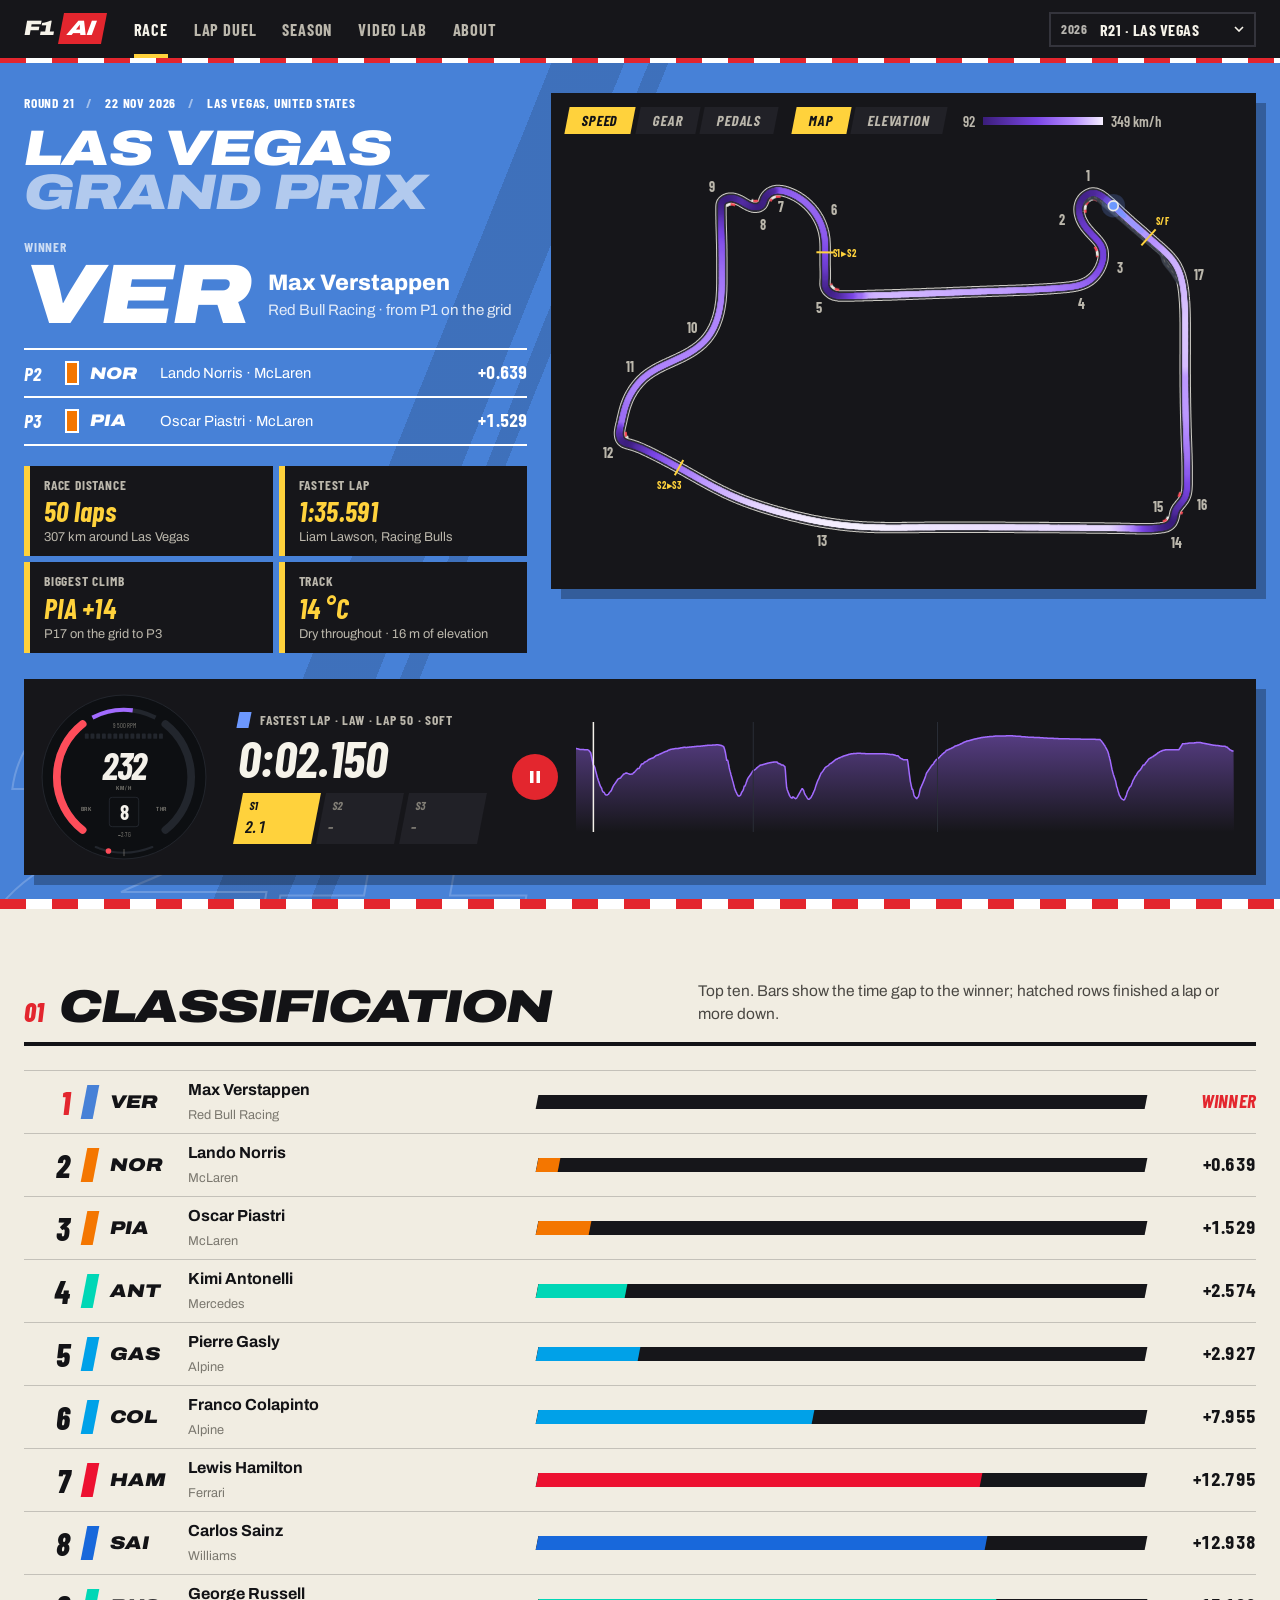
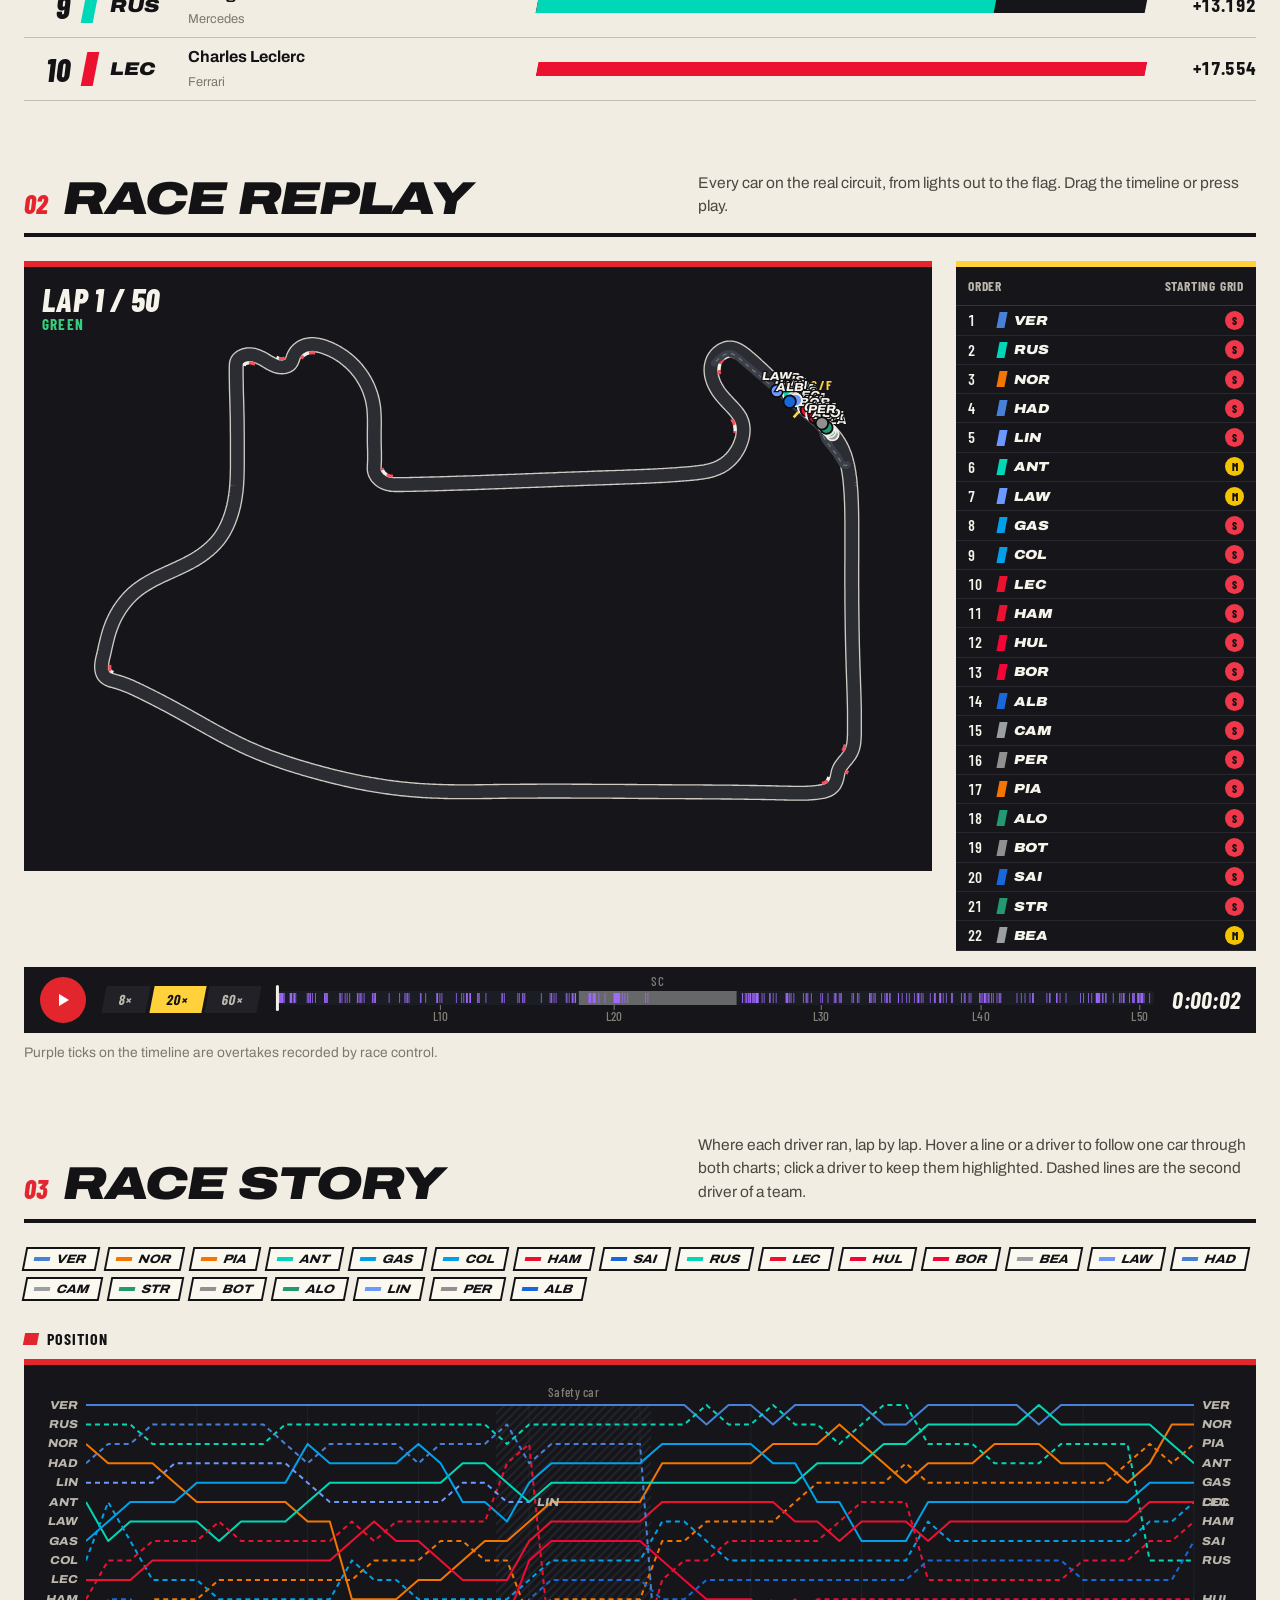
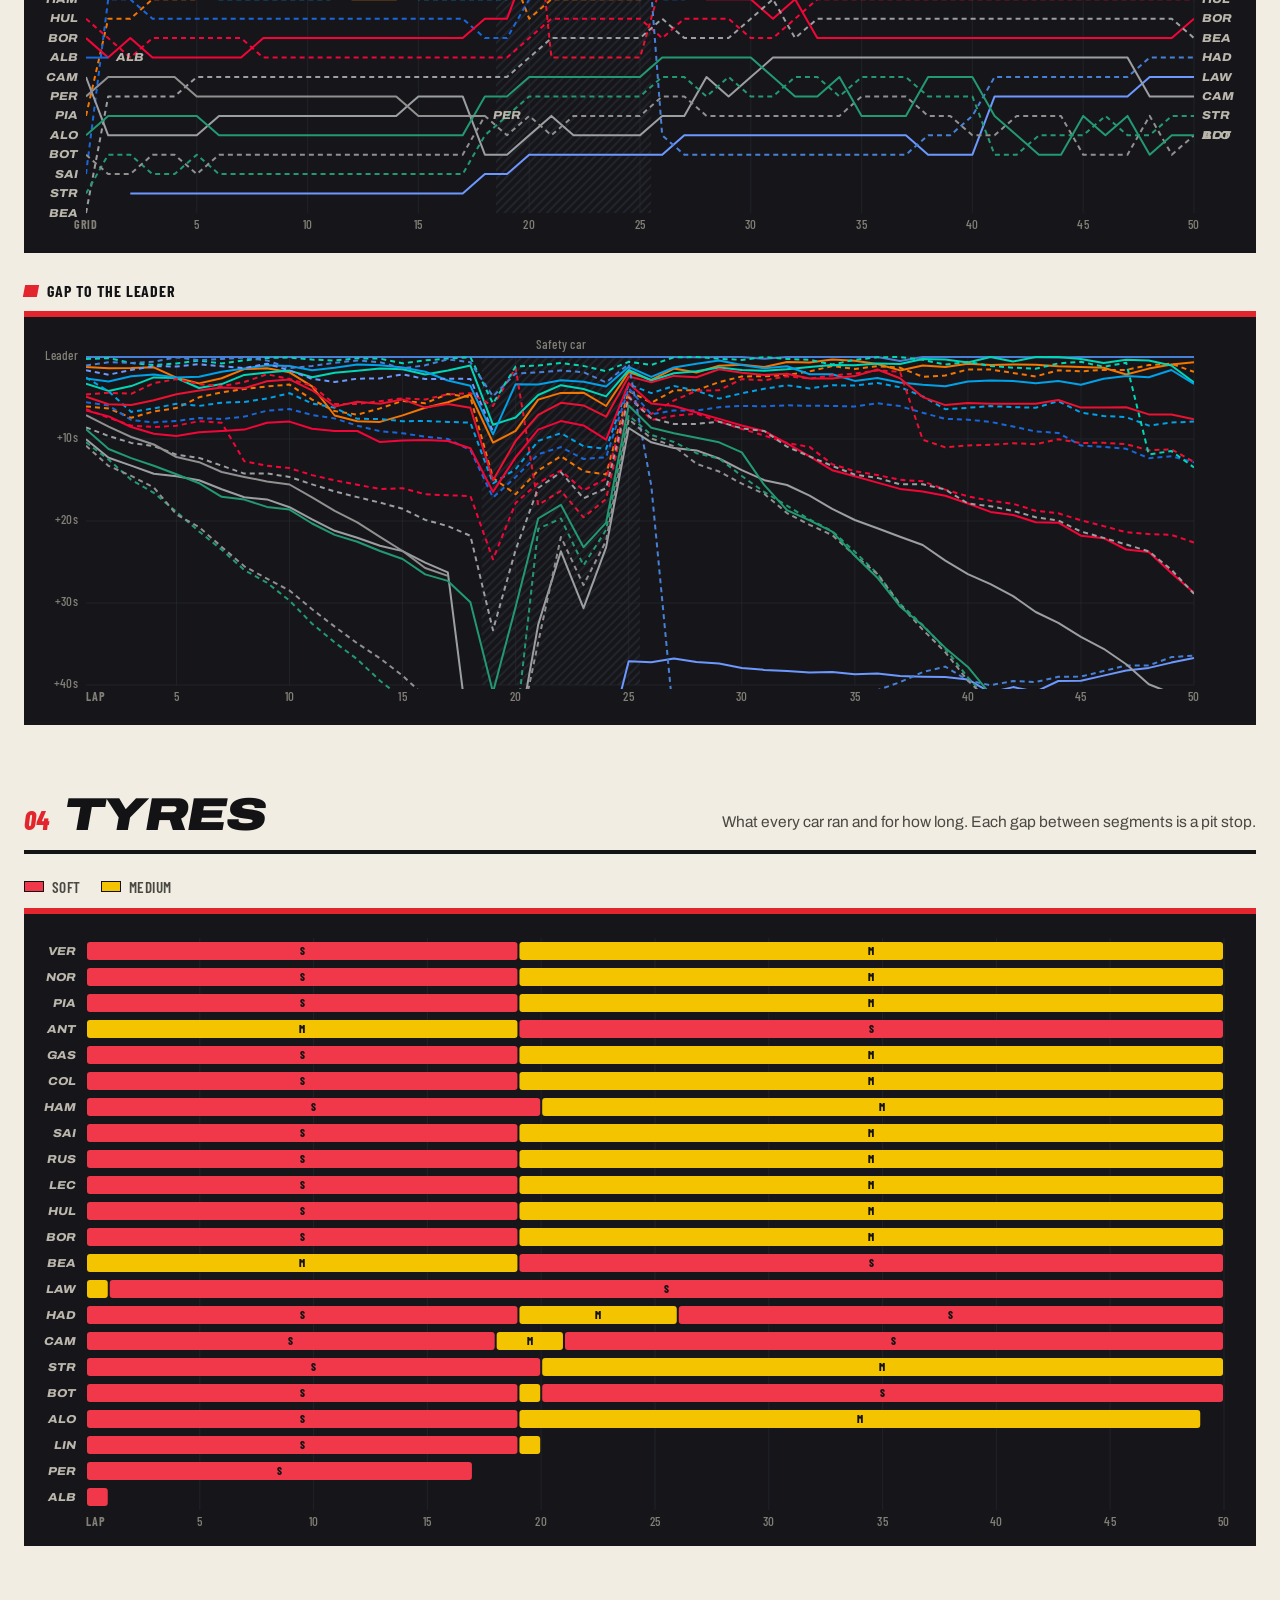
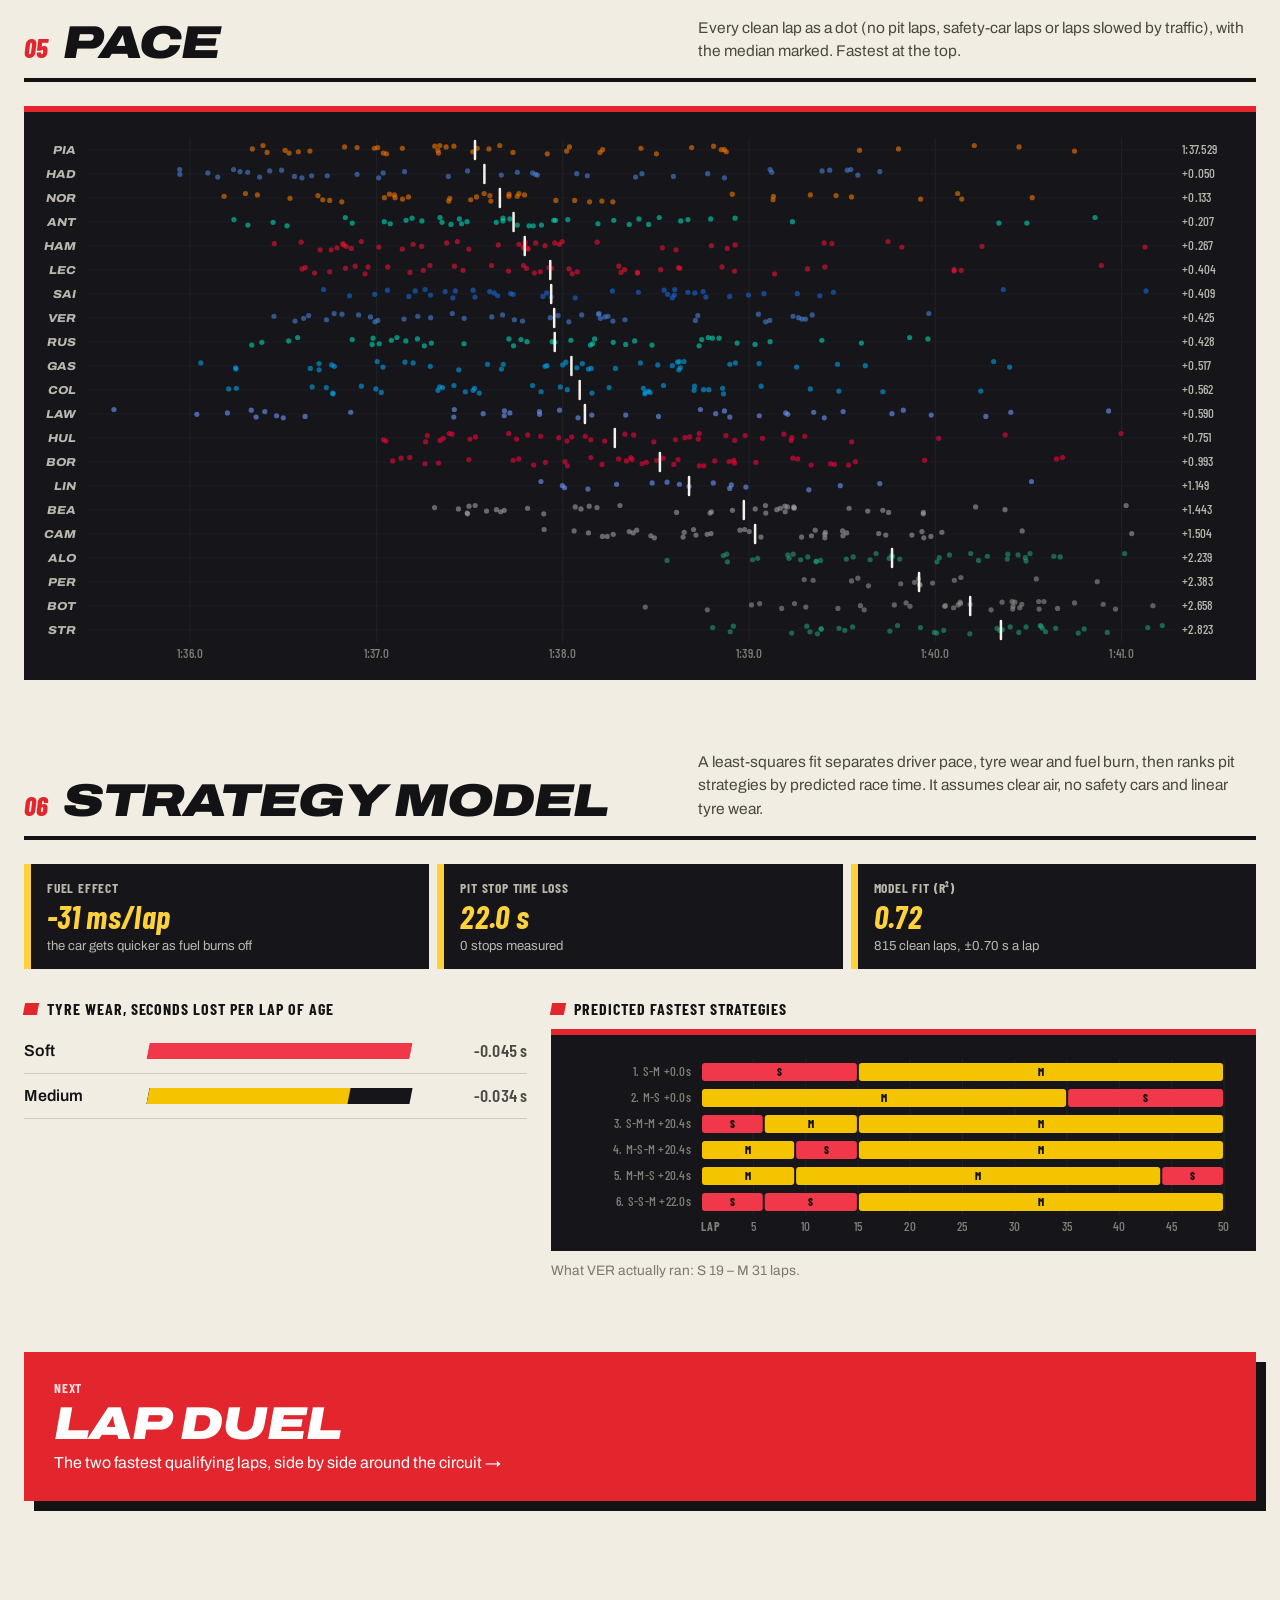
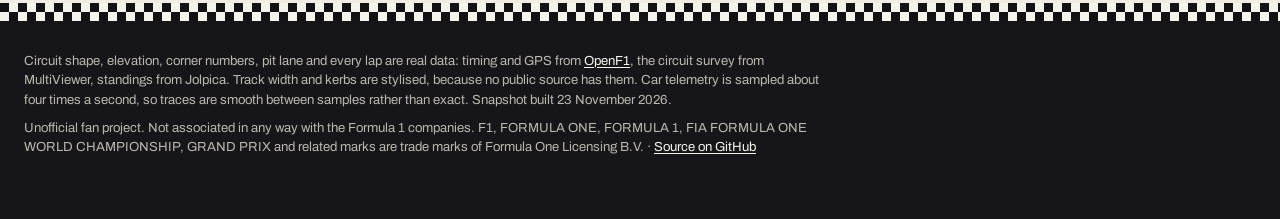
<file: docs/index.html>
<!doctype html>
<html lang="en">
<head>
<meta charset="utf-8">
<meta name="viewport" content="width=device-width, initial-scale=1">
<title>F1 AI · race weekend</title>
<meta name="description" content="Formula 1 race analysis on the real circuit: lap replays, race story, tyre strategy and pace, built from open timing data.">
<link rel="icon" href="data:image/svg+xml,<svg xmlns=%22http://www.w3.org/2000/svg%22 viewBox=%220 0 32 32%22><rect width=%2232%22 height=%2232%22 rx=%226%22 fill=%22%230a0b0d%22/><path d=%22M7 20l4-8h14l-4 8z%22 fill=%22%23a26bff%22/></svg>">
<link rel="preconnect" href="https://fonts.googleapis.com">
<link rel="preconnect" href="https://fonts.gstatic.com" crossorigin>
<link href="https://fonts.googleapis.com/css2?family=Archivo:ital,wdth,wght@0,62..125,400..900;1,62..125,400..900&family=Barlow+Condensed:ital,wght@0,500;0,600;0,700;0,800;1,600;1,700;1,800&display=swap" rel="stylesheet">
<link rel="stylesheet" href="css/tokens.css">
<link rel="stylesheet" href="css/site.css">
</head>
<body>
<header class="nav" id="nav"></header>

<main>
  <section class="hero" id="hero">
    <span class="hero__no" id="roundNo" aria-hidden="true"></span>
    <div class="wrap">
      <div class="hero__grid">
        <div class="copy">
          <p class="eyebrow t-label" id="eyebrow"></p>
          <h1 class="t-display" id="title"></h1>
          <div class="winner" id="winner"></div>
          <ol class="podium" id="podium"></ol>
          <dl class="facts" id="facts"></dl>
        </div>
        <div class="stage" id="stage">
          <div class="layers">
            <div class="seg" role="group" aria-label="Colour the lap by">
              <button type="button" data-layer="speed" aria-pressed="true">Speed</button>
              <button type="button" data-layer="gear" aria-pressed="false">Gear</button>
              <button type="button" data-layer="pedals" aria-pressed="false">Pedals</button>
            </div>
            <div class="seg" role="group" aria-label="View">
              <button type="button" data-view="map" aria-pressed="true">Map</button>
              <button type="button" data-view="3d" aria-pressed="false">Elevation</button>
            </div>
            <div class="legend" id="legend"></div>
          </div>
          <svg class="track" id="track" role="img"></svg>
          <div class="track3d" id="track3d" hidden></div>
          <p class="note" id="note3d" hidden></p>
          <p class="note" id="trackNote" hidden></p>
        </div>
      </div>
      <div class="deck">
        <div class="cluster" id="cluster"></div>
        <div class="stage__lap" id="lapHud"></div>
        <div class="trace">
          <button class="play" id="play" type="button" aria-label="Pause the lap">
            <svg viewBox="0 0 14 14" aria-hidden="true"><path id="playIcon" d="M2 1h3.5v12H2zM8.5 1H12v12H8.5z"/></svg>
          </button>
          <svg id="trace" viewBox="0 0 1000 96" preserveAspectRatio="none" role="slider" aria-label="Position in the lap" tabindex="0"></svg>
        </div>
      </div>
    </div>
  </section>

  <section class="band">
    <div class="wrap">
      <header class="band__head"><h2 class="t-display">Classification</h2>
        <p>Top ten. Bars show the time gap to the winner; hatched rows finished a lap or more down.</p></header>
      <div class="rows" id="rows"></div>
    </div>
  </section>

  <section class="band" id="replaySection">
    <div class="wrap">
      <header class="band__head"><h2 class="t-display">Race replay</h2>
        <p>Every car on the real circuit, from lights out to the flag. Drag the timeline or press play.</p></header>
      <div id="replay" class="replay"></div>
    </div>
  </section>

  <section class="band">
    <div class="wrap">
      <header class="band__head"><h2 class="t-display">Race story</h2>
        <p>Where each driver ran, lap by lap. Hover a line or a driver to follow one car through both charts; click a driver to keep them highlighted. Dashed lines are the second driver of a team.</p></header>
      <div class="chips" id="chips"></div>
      <h3 class="t-label">Position</h3>
      <div id="positions"></div>
      <h3 class="t-label">Gap to the leader</h3>
      <div id="gaps"></div>
    </div>
  </section>

  <section class="band">
    <div class="wrap">
      <header class="band__head"><h2 class="t-display">Tyres</h2>
        <p>What every car ran and for how long. Each gap between segments is a pit stop.</p></header>
      <div class="keys" id="compounds"></div>
      <div id="stints"></div>
    </div>
  </section>

  <section class="band">
    <div class="wrap">
      <header class="band__head"><h2 class="t-display">Pace</h2>
        <p>Every clean lap as a dot (no pit laps, safety-car laps or laps slowed by traffic), with the median marked. Fastest at the top.</p></header>
      <div id="pace"></div>
    </div>
  </section>

  <section class="band">
    <div class="wrap">
      <header class="band__head"><h2 class="t-display">Strategy model</h2>
        <p>A least-squares fit separates driver pace, tyre wear and fuel burn, then ranks pit strategies by predicted race time. It assumes clear air, no safety cars and linear tyre wear.</p></header>
      <div id="strategy"></div>
    </div>
  </section>

  <section class="band band--cta">
    <div class="wrap">
      <a class="cta" id="duelLink" href="duel.html"><span class="t-label">Next</span><b class="t-display">Lap duel</b><span>The two fastest qualifying laps, side by side around the circuit →</span></a>
    </div>
  </section>
</main>

<footer id="foot"></footer>
<script type="module" src="js/race.js"></script>
</body>
</html>
</file>
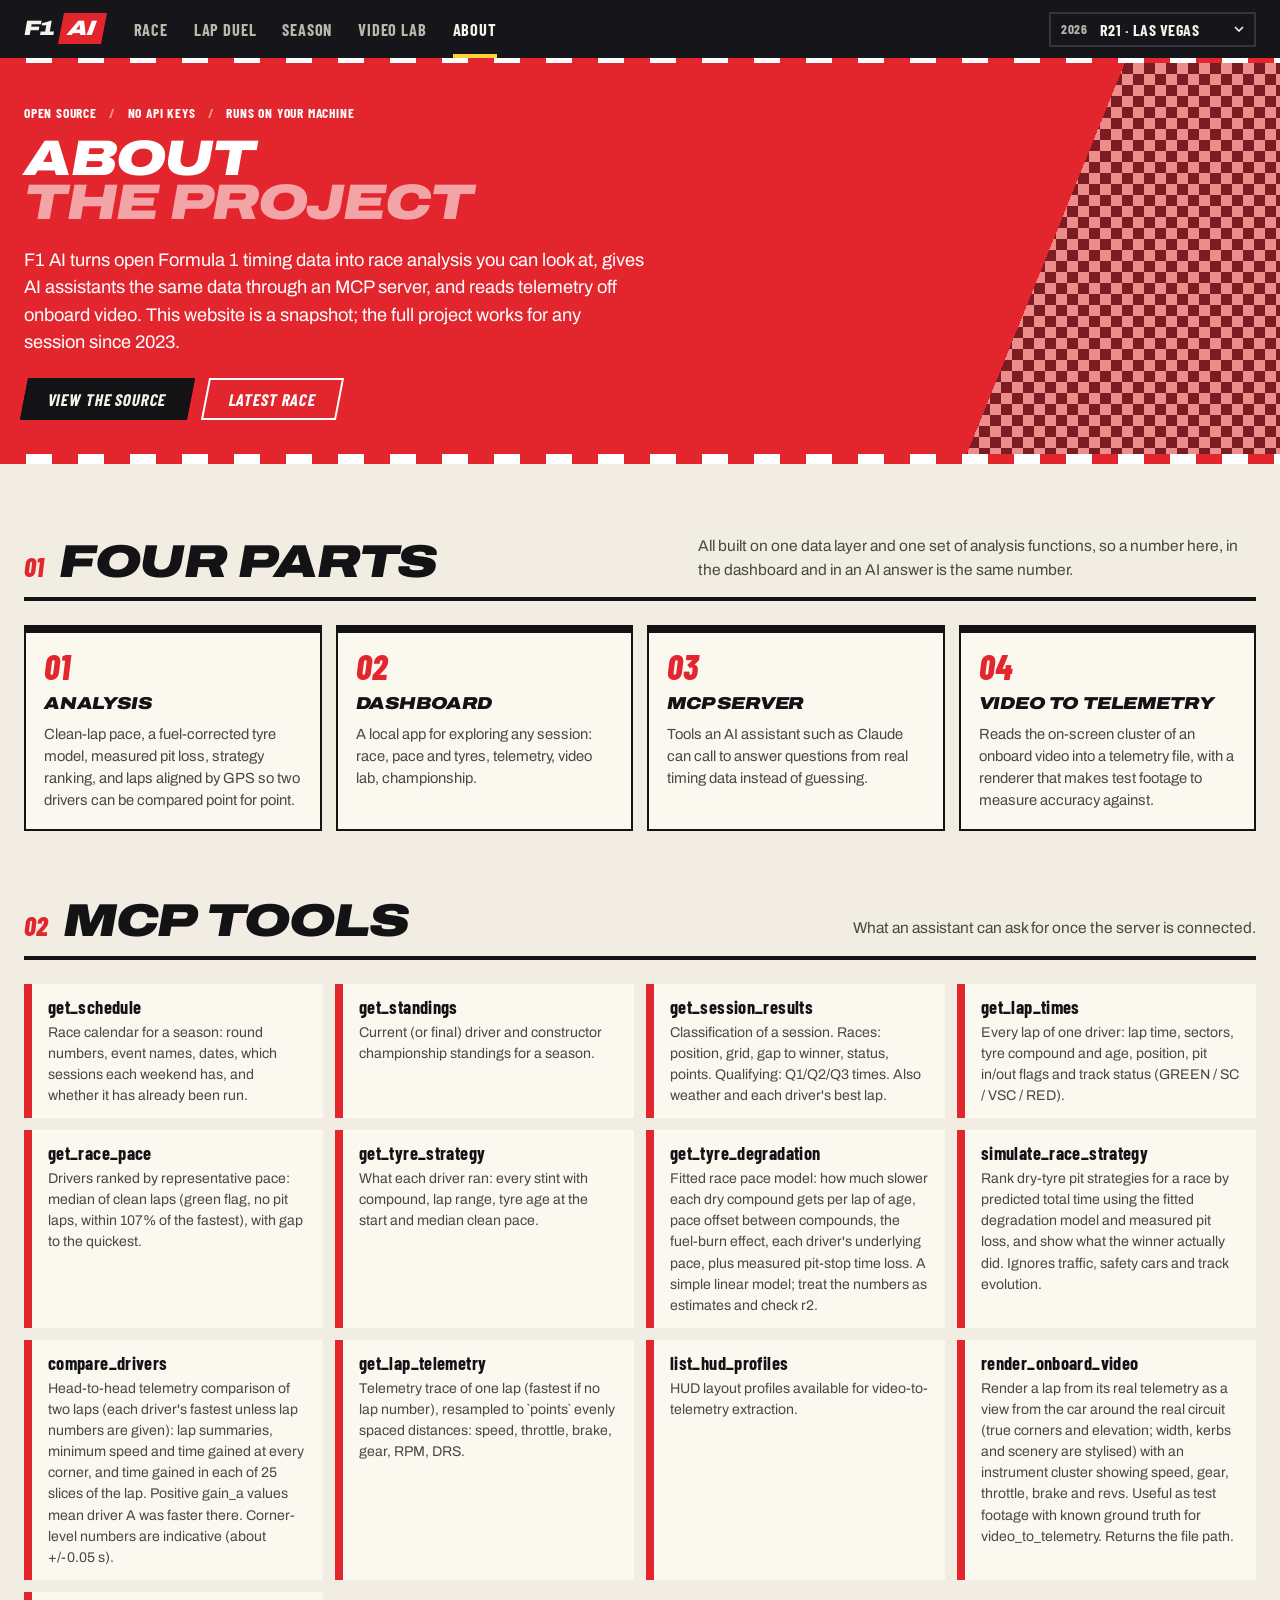
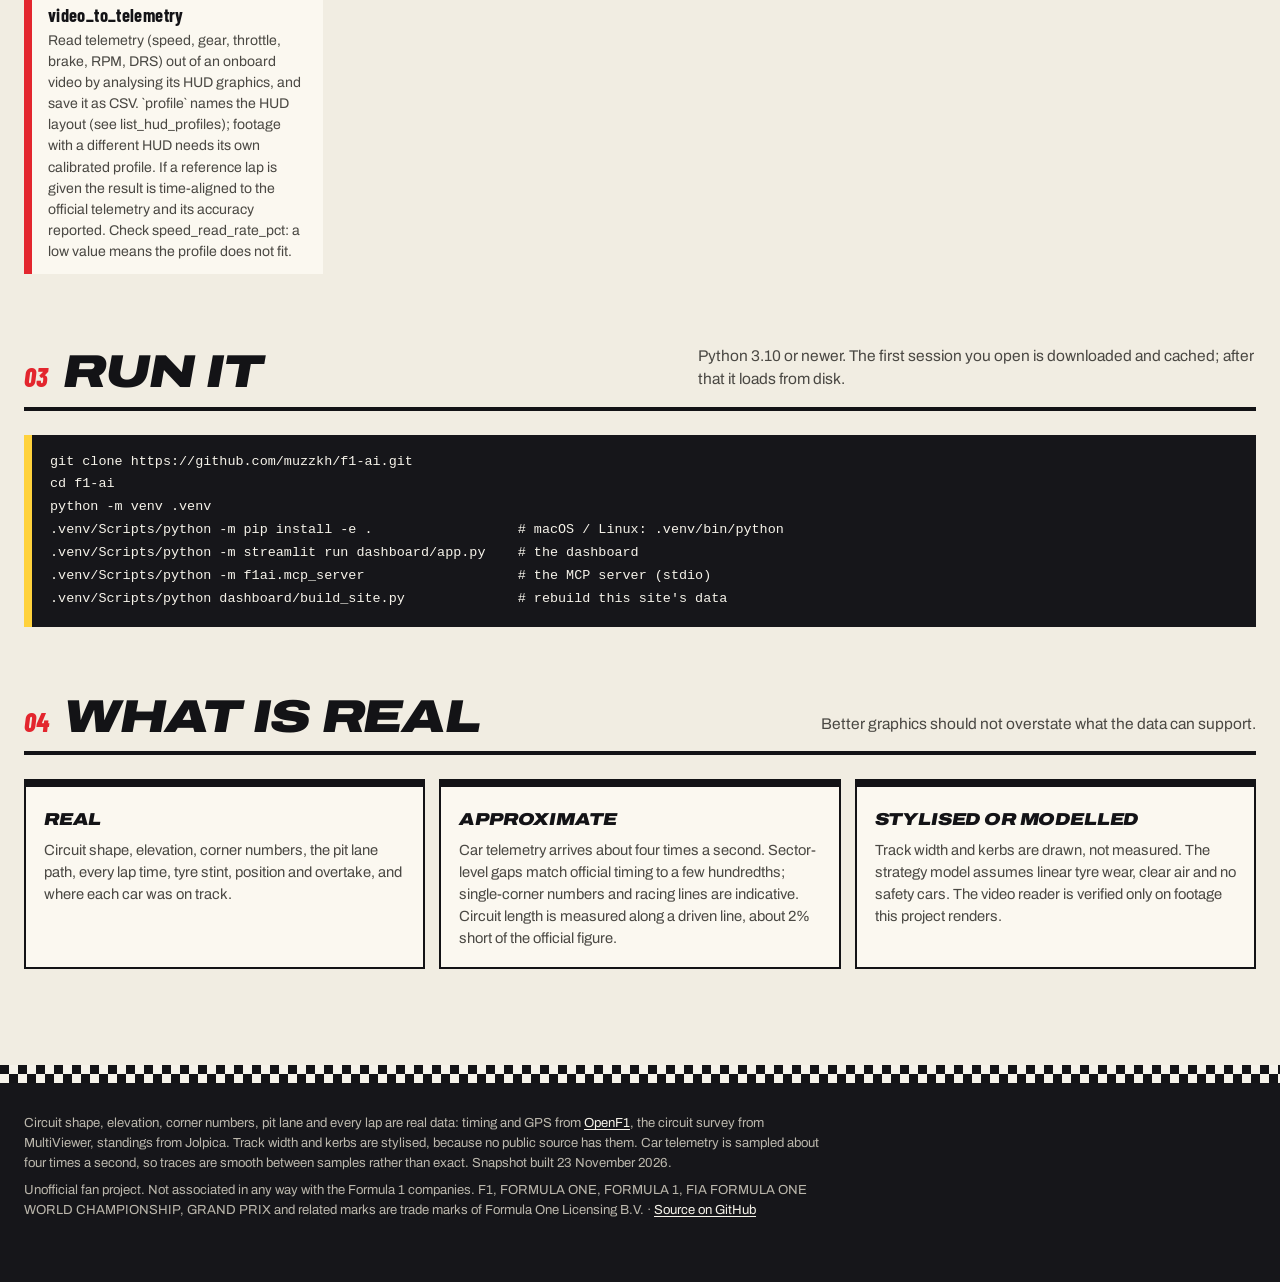
<file: docs/about.html>
<!doctype html>
<html lang="en">
<head>
<meta charset="utf-8">
<meta name="viewport" content="width=device-width, initial-scale=1">
<title>About · F1 AI</title>
<meta name="description" content="What F1 AI is: open race analysis, an MCP server that gives AI assistants real timing data, and a video-to-telemetry reader.">
<link rel="icon" href="data:image/svg+xml,<svg xmlns=%22http://www.w3.org/2000/svg%22 viewBox=%220 0 32 32%22><rect width=%2232%22 height=%2232%22 rx=%226%22 fill=%22%230a0b0d%22/><path d=%22M7 20l4-8h14l-4 8z%22 fill=%22%23a26bff%22/></svg>">
<link rel="preconnect" href="https://fonts.googleapis.com">
<link rel="preconnect" href="https://fonts.gstatic.com" crossorigin>
<link href="https://fonts.googleapis.com/css2?family=Archivo:ital,wdth,wght@0,62..125,400..900;1,62..125,400..900&family=Barlow+Condensed:ital,wght@0,500;0,600;0,700;0,800;1,600;1,700;1,800&display=swap" rel="stylesheet">
<link rel="stylesheet" href="css/tokens.css">
<link rel="stylesheet" href="css/site.css">
</head>
<body>
<header class="nav" id="nav"></header>
<main>
  <section class="hero hero--plain">
    <div class="wrap">
      <p class="eyebrow t-label"><span>Open source</span><span>No API keys</span><span>Runs on your machine</span></p>
      <h1 class="t-display">About<br><em>the project</em></h1>
      <p class="lede">F1 AI turns open Formula 1 timing data into race analysis you can look at, gives AI assistants the same data through an MCP server, and reads telemetry off onboard video. This website is a snapshot; the full project works for any session since 2023.</p>
      <div class="btns"><a class="btn btn--primary" id="repo" href="#">View the source</a><a class="btn" href="index.html">Latest race</a></div>
    </div>
  </section>

  <section class="band">
    <div class="wrap">
      <header class="band__head"><h2 class="t-display">Four parts</h2><p>All built on one data layer and one set of analysis functions, so a number here, in the dashboard and in an AI answer is the same number.</p></header>
      <div class="steps">
        <article><b class="t-num">01</b><h3>Analysis</h3><p>Clean-lap pace, a fuel-corrected tyre model, measured pit loss, strategy ranking, and laps aligned by GPS so two drivers can be compared point for point.</p></article>
        <article><b class="t-num">02</b><h3>Dashboard</h3><p>A local app for exploring any session: race, pace and tyres, telemetry, video lab, championship.</p></article>
        <article><b class="t-num">03</b><h3>MCP server</h3><p>Tools an AI assistant such as Claude can call to answer questions from real timing data instead of guessing.</p></article>
        <article><b class="t-num">04</b><h3>Video to telemetry</h3><p>Reads the on-screen cluster of an onboard video into a telemetry file, with a renderer that makes test footage to measure accuracy against.</p></article>
      </div>
    </div>
  </section>

  <section class="band">
    <div class="wrap">
      <header class="band__head"><h2 class="t-display">MCP tools</h2><p>What an assistant can ask for once the server is connected.</p></header>
      <div class="tools" id="tools"></div>
    </div>
  </section>

  <section class="band">
    <div class="wrap">
      <header class="band__head"><h2 class="t-display">Run it</h2><p>Python 3.10 or newer. The first session you open is downloaded and cached; after that it loads from disk.</p></header>
      <pre class="codeblock" id="run"></pre>
    </div>
  </section>

  <section class="band">
    <div class="wrap">
      <header class="band__head"><h2 class="t-display">What is real</h2><p>Better graphics should not overstate what the data can support.</p></header>
      <div class="steps steps--3">
        <article><h3>Real</h3><p>Circuit shape, elevation, corner numbers, the pit lane path, every lap time, tyre stint, position and overtake, and where each car was on track.</p></article>
        <article><h3>Approximate</h3><p>Car telemetry arrives about four times a second. Sector-level gaps match official timing to a few hundredths; single-corner numbers and racing lines are indicative. Circuit length is measured along a driven line, about 2% short of the official figure.</p></article>
        <article><h3>Stylised or modelled</h3><p>Track width and kerbs are drawn, not measured. The strategy model assumes linear tyre wear, clear air and no safety cars. The video reader is verified only on footage this project renders.</p></article>
      </div>
    </div>
  </section>
</main>
<footer id="foot"></footer>
<script type="module" src="js/about.js"></script>
</body>
</html>
</file>
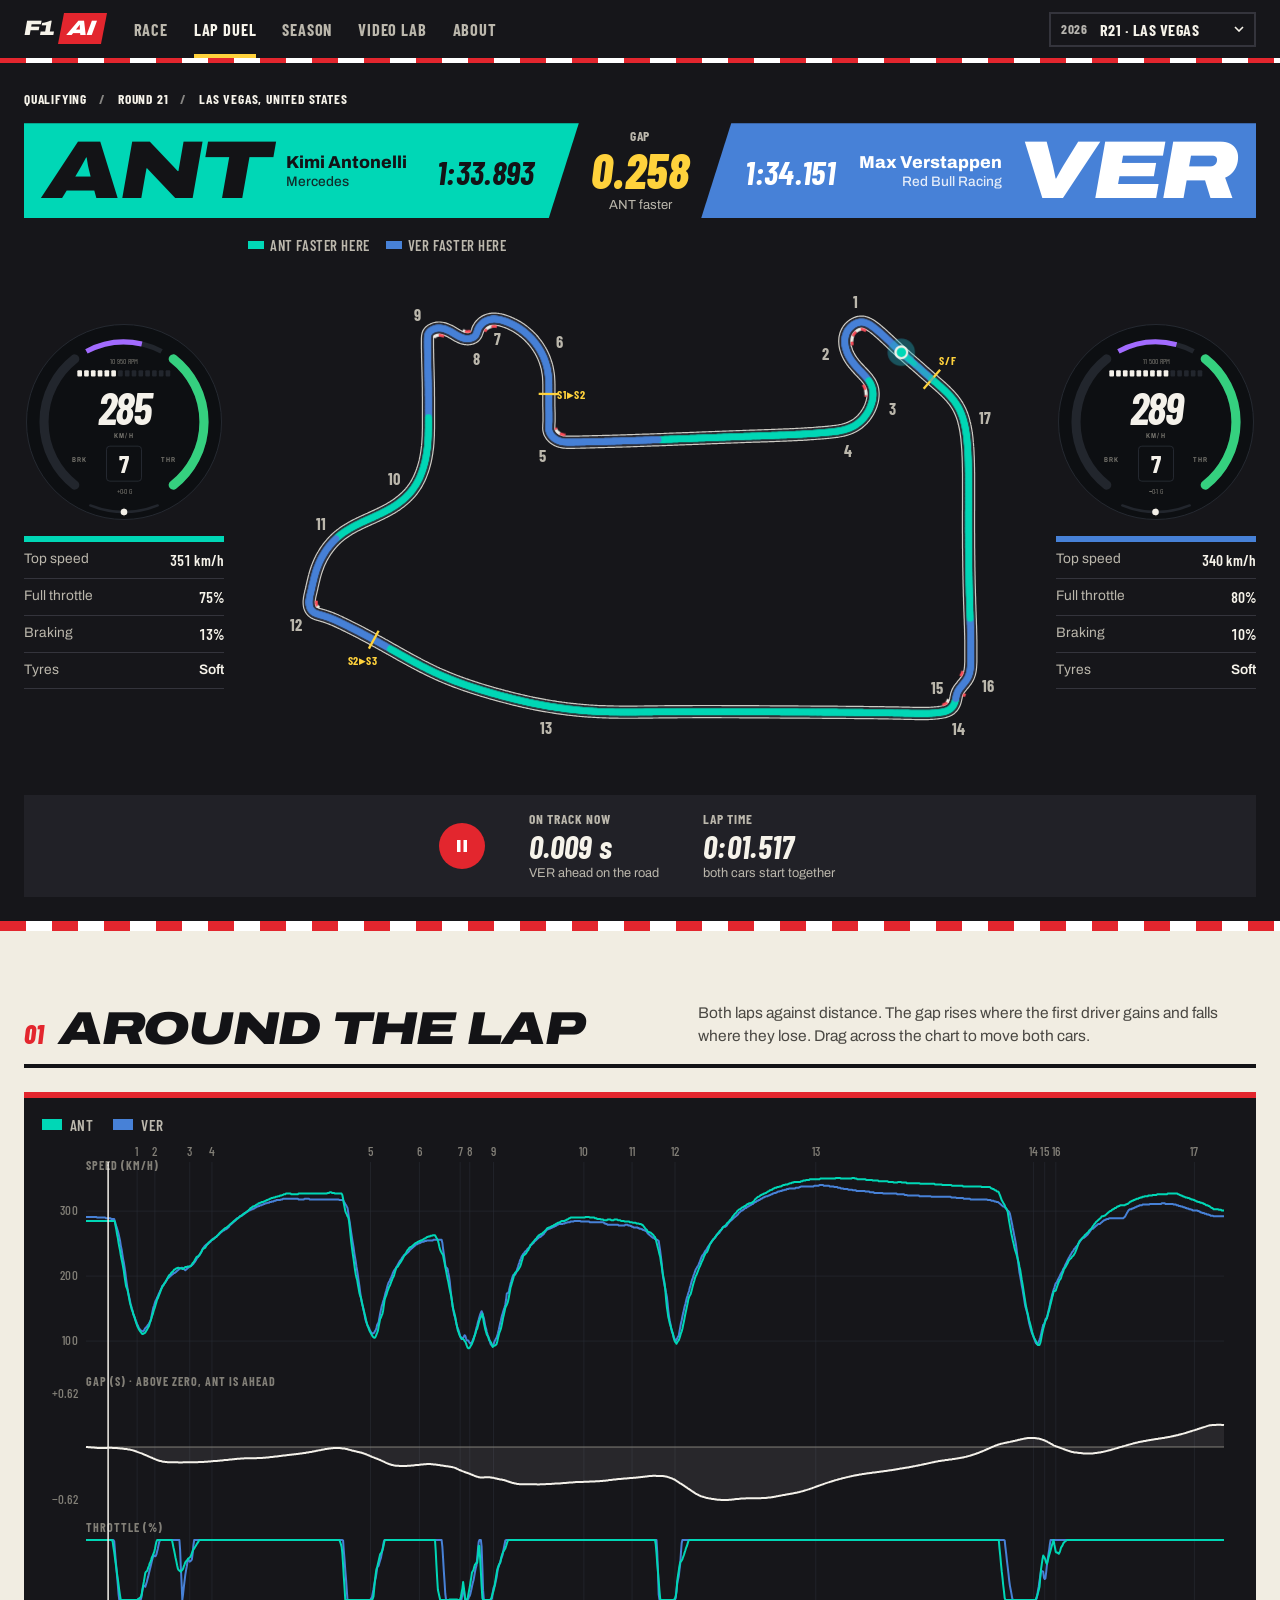
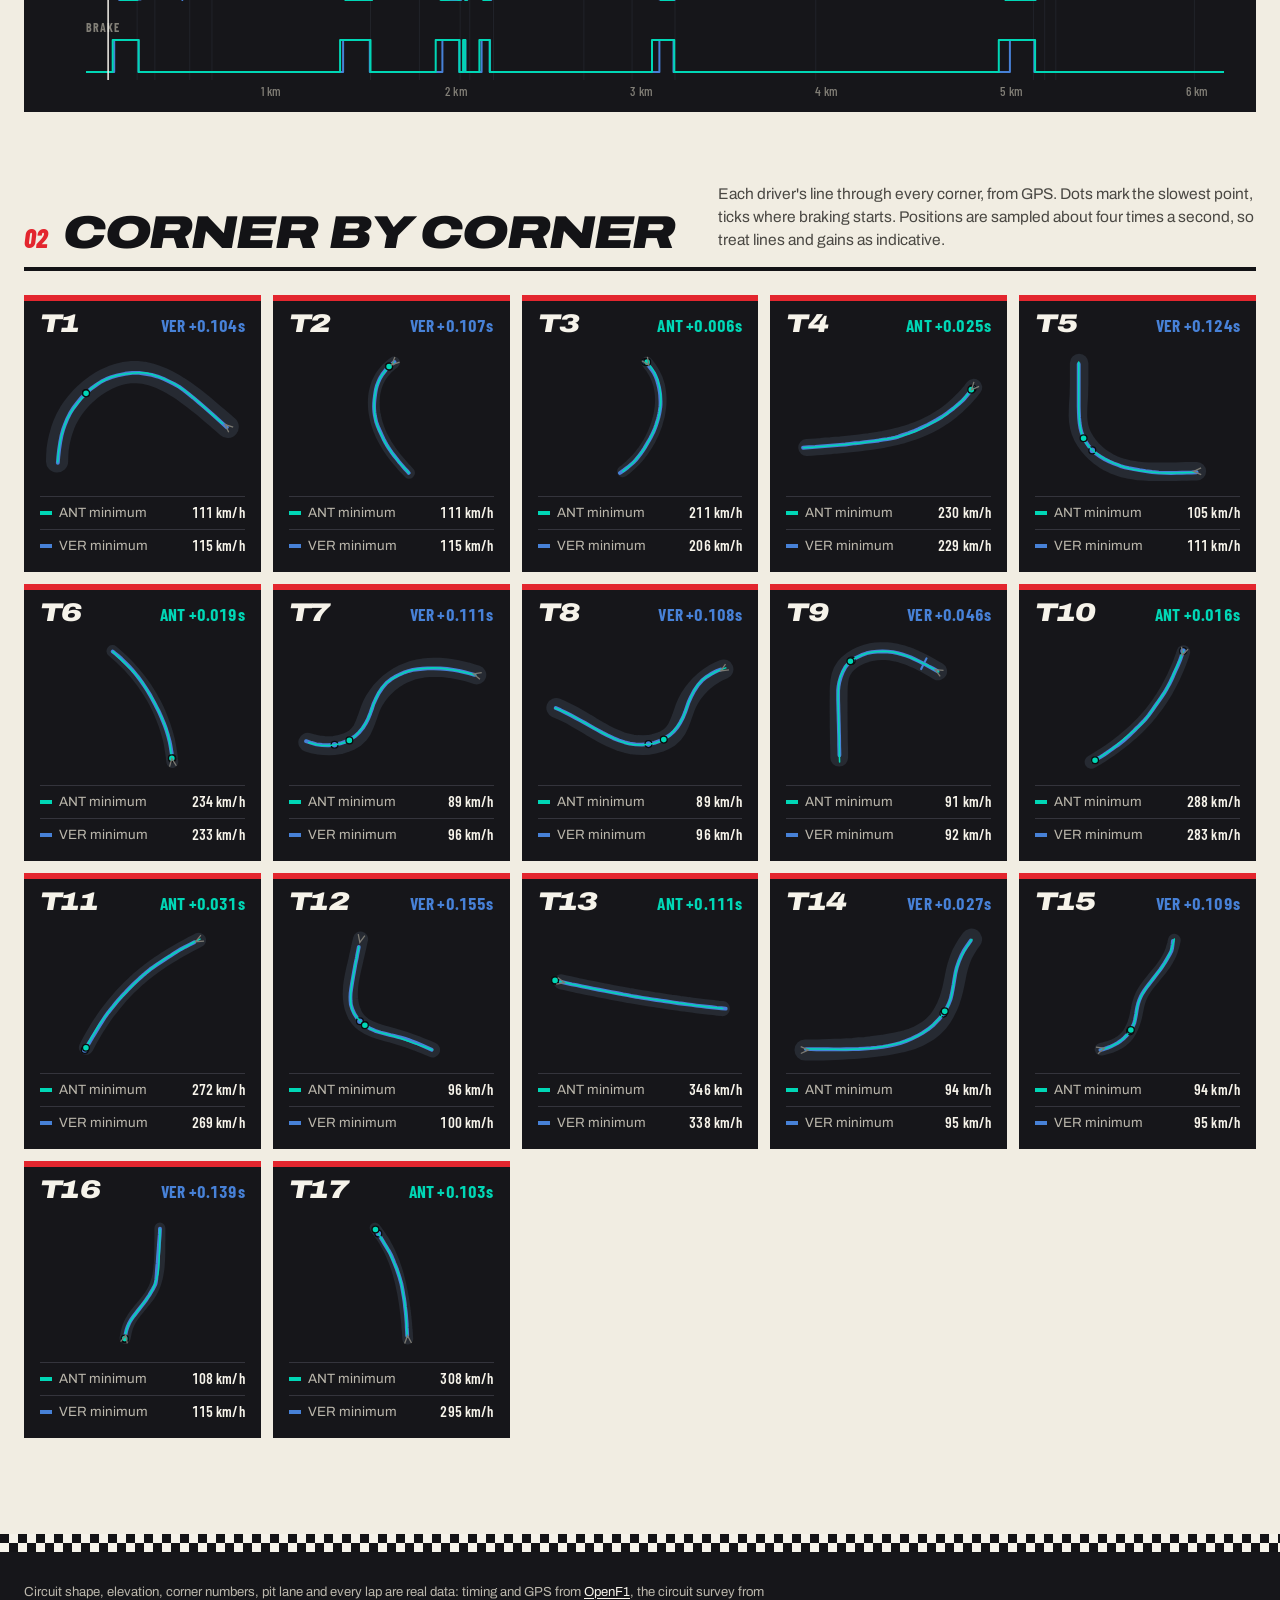
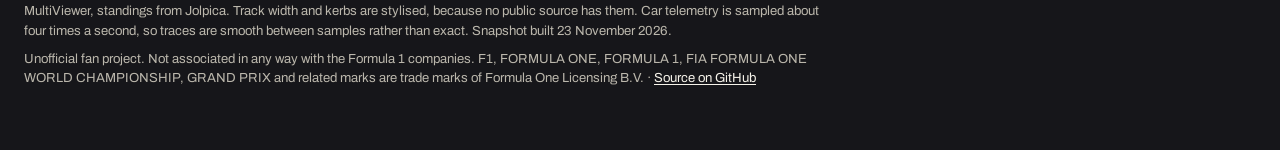
<file: docs/duel.html>
<!doctype html>
<html lang="en">
<head>
<meta charset="utf-8">
<meta name="viewport" content="width=device-width, initial-scale=1">
<title>Lap duel · F1 AI</title>
<meta name="description" content="Two qualifying laps raced against each other on the real circuit, with live gauges, the gap around the lap and every corner compared.">
<link rel="icon" href="data:image/svg+xml,<svg xmlns=%22http://www.w3.org/2000/svg%22 viewBox=%220 0 32 32%22><rect width=%2232%22 height=%2232%22 rx=%226%22 fill=%22%230a0b0d%22/><path d=%22M7 20l4-8h14l-4 8z%22 fill=%22%23a26bff%22/></svg>">
<link rel="preconnect" href="https://fonts.googleapis.com">
<link rel="preconnect" href="https://fonts.gstatic.com" crossorigin>
<link href="https://fonts.googleapis.com/css2?family=Archivo:ital,wdth,wght@0,62..125,400..900;1,62..125,400..900&family=Barlow+Condensed:ital,wght@0,500;0,600;0,700;0,800;1,600;1,700;1,800&display=swap" rel="stylesheet">
<link rel="stylesheet" href="css/tokens.css">
<link rel="stylesheet" href="css/site.css">
</head>
<body>
<header class="nav" id="nav"></header>
<main>
  <section class="hero hero--duel">
    <div class="wrap">
      <p class="eyebrow t-label" id="eyebrow"></p>
      <div class="versus" id="versus"></div>
      <div class="duel">
        <div class="duel__side" id="sideA"></div>
        <div class="stage">
          <div class="layers"><div class="legend" id="legend"></div></div>
          <svg class="track" id="track" role="img"></svg>
        </div>
        <div class="duel__side" id="sideB"></div>
      </div>
      <div class="deck deck--duel">
        <button class="play" id="play" type="button" aria-label="Pause the laps">
          <svg viewBox="0 0 14 14" aria-hidden="true"><path id="playIcon" d="M2 1h3.5v12H2zM8.5 1H12v12H8.5z"/></svg>
        </button>
        <div class="live"><span class="t-label">On track now</span><b class="t-num" id="liveGap">-</b><small id="liveWho"></small></div>
        <div class="live"><span class="t-label">Lap time</span><b class="t-num" id="timer">0:00.000</b><small>both cars start together</small></div>
      </div>
    </div>
  </section>

  <section class="band">
    <div class="wrap">
      <header class="band__head"><h2 class="t-display">Around the lap</h2>
        <p>Both laps against distance. The gap rises where the first driver gains and falls where they lose. Drag across the chart to move both cars.</p></header>
      <div id="traces"></div>
    </div>
  </section>

  <section class="band">
    <div class="wrap">
      <header class="band__head"><h2 class="t-display">Corner by corner</h2>
        <p>Each driver's line through every corner, from GPS. Dots mark the slowest point, ticks where braking starts. Positions are sampled about four times a second, so treat lines and gains as indicative.</p></header>
      <div class="corners" id="corners"></div>
    </div>
  </section>
</main>
<footer id="foot"></footer>
<script type="module" src="js/duel.js"></script>
</body>
</html>
</file>
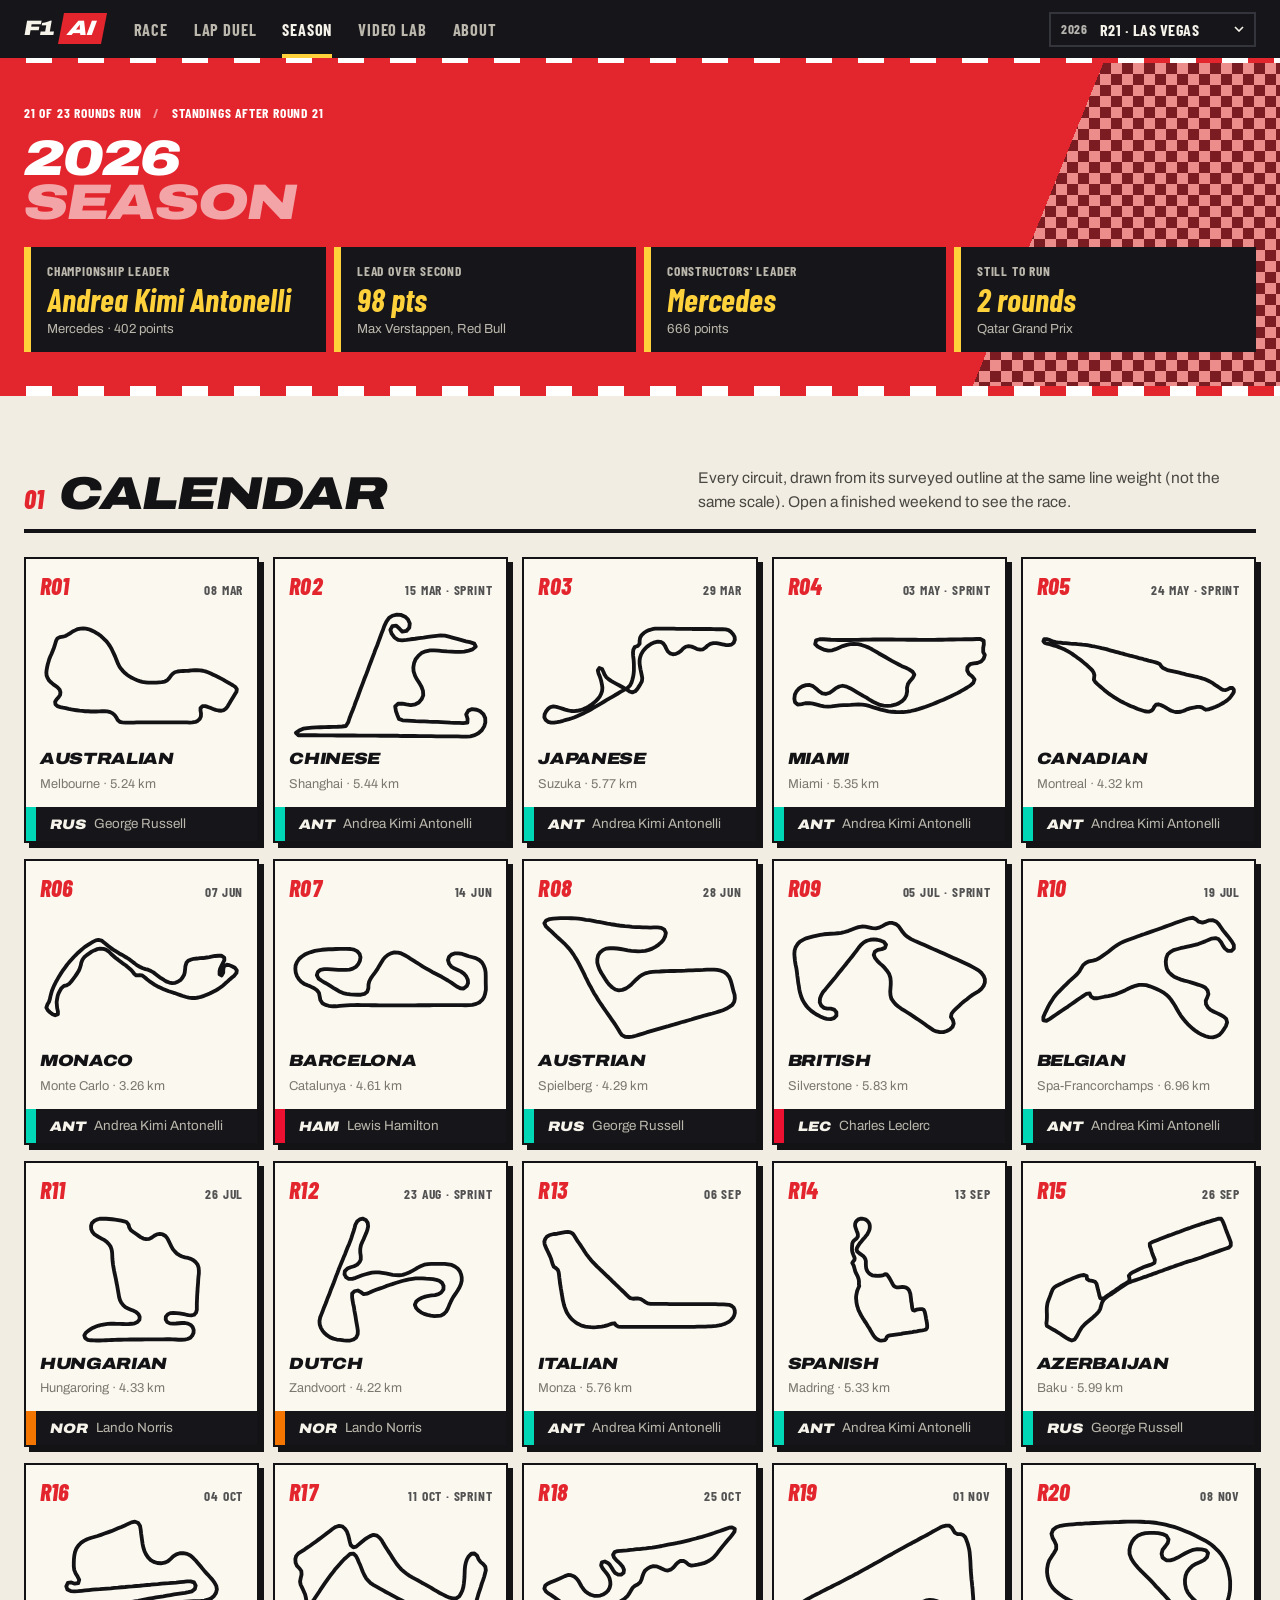
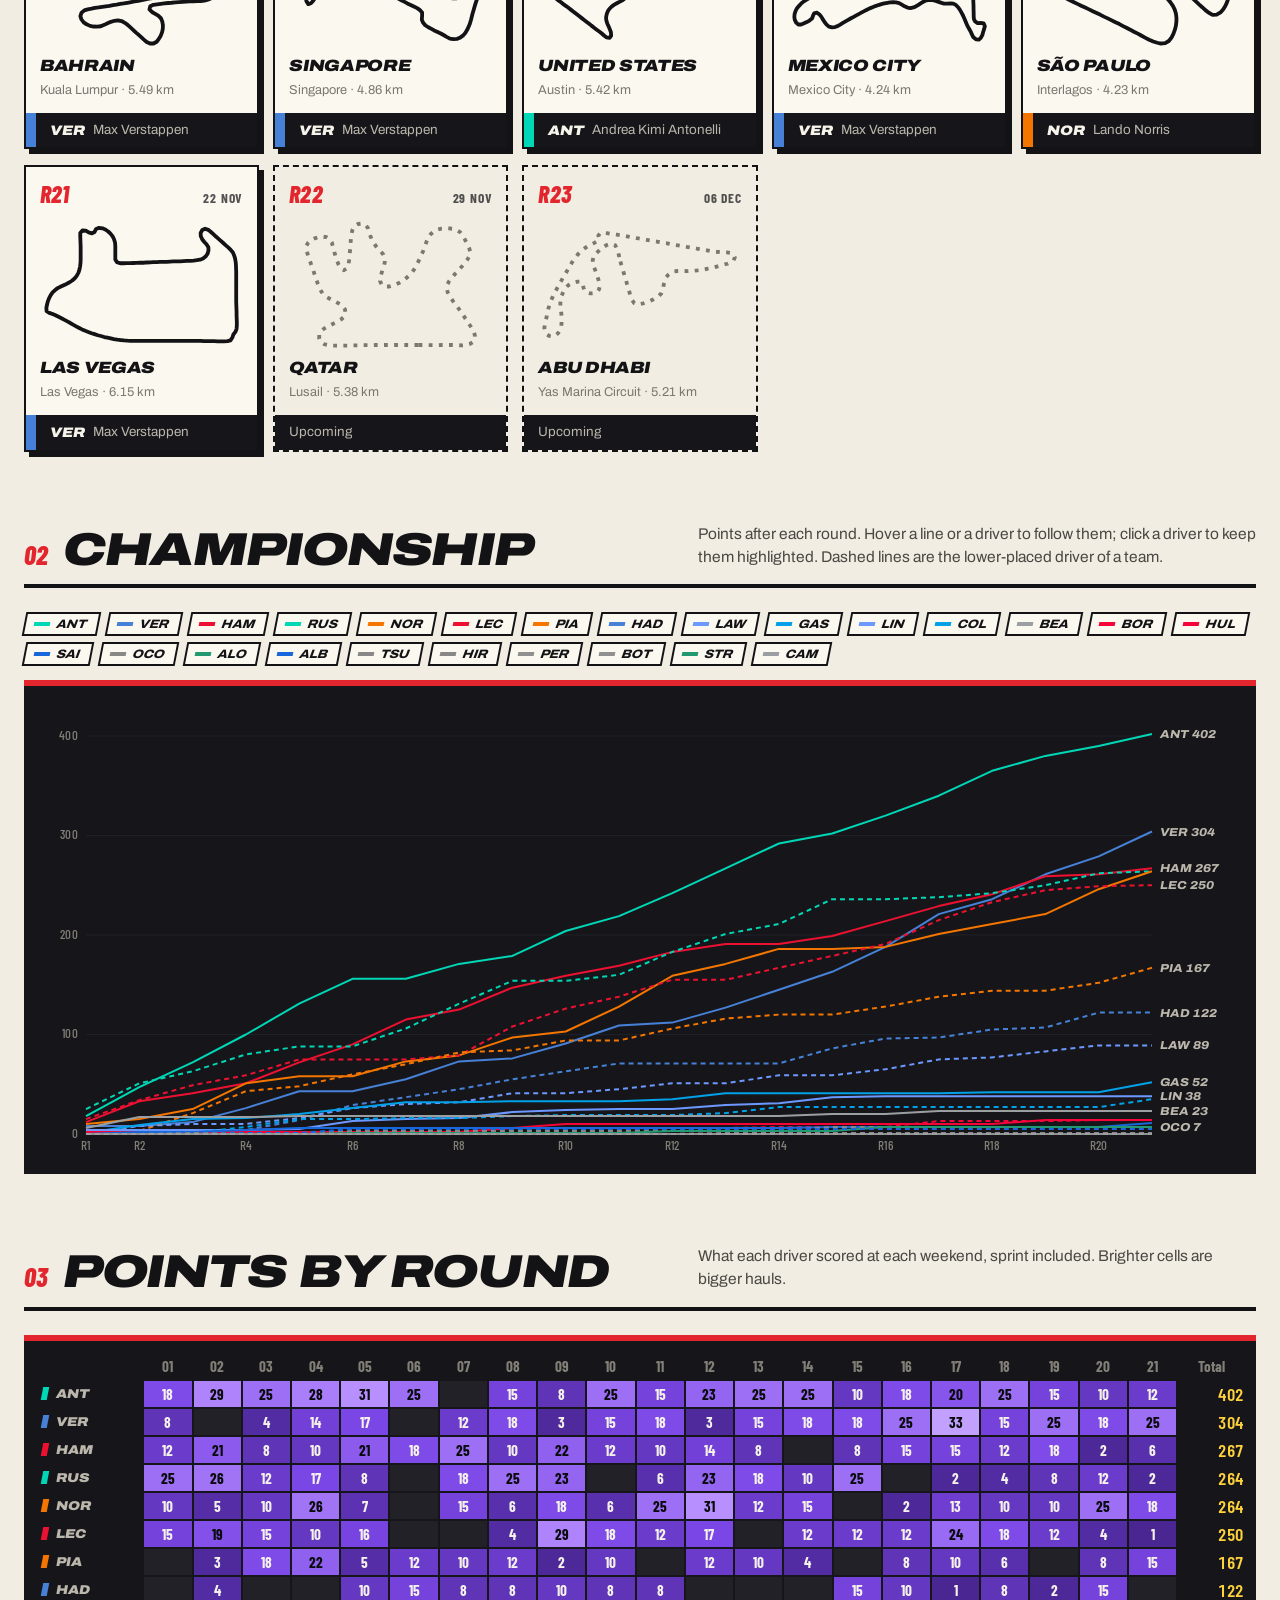
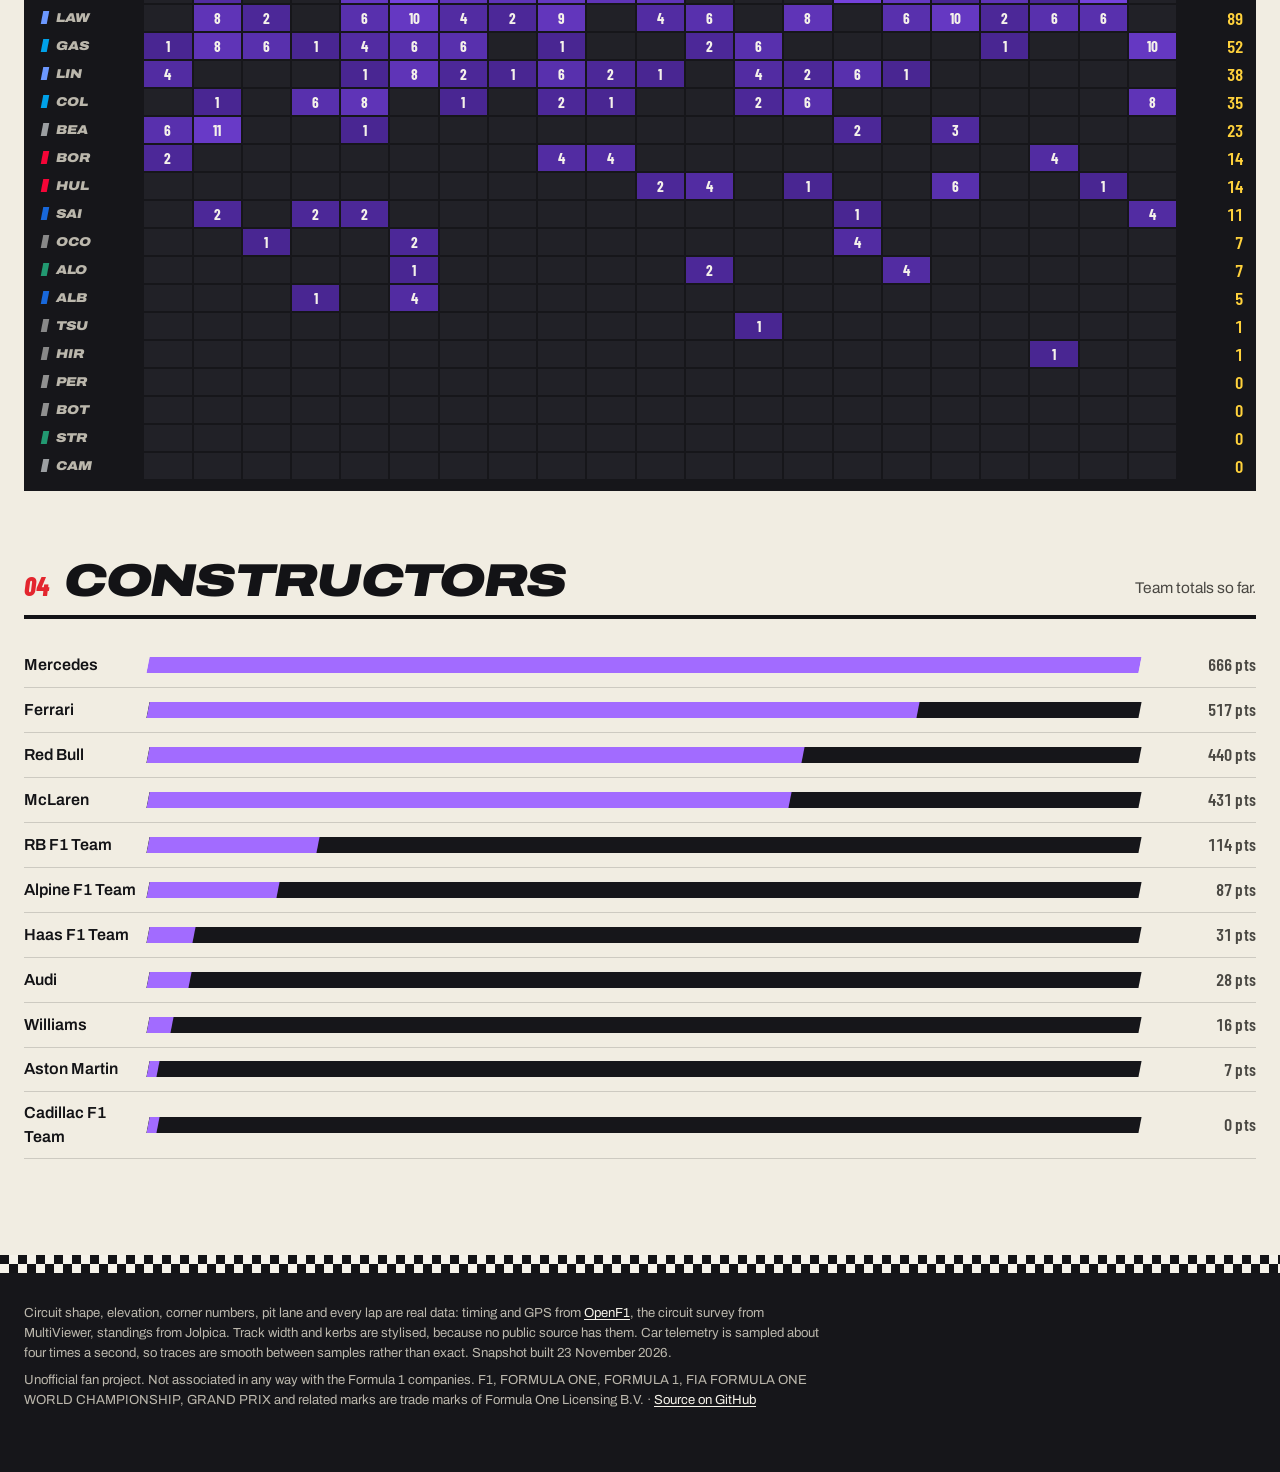
<file: docs/season.html>
<!doctype html>
<html lang="en">
<head>
<meta charset="utf-8">
<meta name="viewport" content="width=device-width, initial-scale=1">
<title>Season · F1 AI</title>
<meta name="description" content="The Formula 1 season at a glance: every circuit drawn from real data, the championship as it unfolded, and points by round.">
<link rel="icon" href="data:image/svg+xml,<svg xmlns=%22http://www.w3.org/2000/svg%22 viewBox=%220 0 32 32%22><rect width=%2232%22 height=%2232%22 rx=%226%22 fill=%22%230a0b0d%22/><path d=%22M7 20l4-8h14l-4 8z%22 fill=%22%23a26bff%22/></svg>">
<link rel="preconnect" href="https://fonts.googleapis.com">
<link rel="preconnect" href="https://fonts.gstatic.com" crossorigin>
<link href="https://fonts.googleapis.com/css2?family=Archivo:ital,wdth,wght@0,62..125,400..900;1,62..125,400..900&family=Barlow+Condensed:ital,wght@0,500;0,600;0,700;0,800;1,600;1,700;1,800&display=swap" rel="stylesheet">
<link rel="stylesheet" href="css/tokens.css">
<link rel="stylesheet" href="css/site.css">
</head>
<body>
<header class="nav" id="nav"></header>
<main>
  <section class="hero hero--plain">
    <div class="wrap">
      <p class="eyebrow t-label" id="eyebrow"></p>
      <h1 class="t-display" id="title"></h1>
      <div class="tiles" id="tiles"></div>
    </div>
  </section>
  <section class="band">
    <div class="wrap">
      <header class="band__head"><h2 class="t-display">Calendar</h2>
        <p>Every circuit, drawn from its surveyed outline at the same line weight (not the same scale). Open a finished weekend to see the race.</p></header>
      <div class="calendar" id="calendar"></div>
    </div>
  </section>
  <section class="band">
    <div class="wrap">
      <header class="band__head"><h2 class="t-display">Championship</h2>
        <p>Points after each round. Hover a line or a driver to follow them; click a driver to keep them highlighted. Dashed lines are the lower-placed driver of a team.</p></header>
      <div class="chips" id="chips"></div>
      <div id="progress"></div>
    </div>
  </section>
  <section class="band">
    <div class="wrap">
      <header class="band__head"><h2 class="t-display">Points by round</h2>
        <p>What each driver scored at each weekend, sprint included. Brighter cells are bigger hauls.</p></header>
      <div class="scroll" id="grid"></div>
    </div>
  </section>
  <section class="band">
    <div class="wrap">
      <header class="band__head"><h2 class="t-display">Constructors</h2><p>Team totals so far.</p></header>
      <div id="teams"></div>
    </div>
  </section>
</main>
<footer id="foot"></footer>
<script type="module" src="js/season.js"></script>
</body>
</html>
</file>
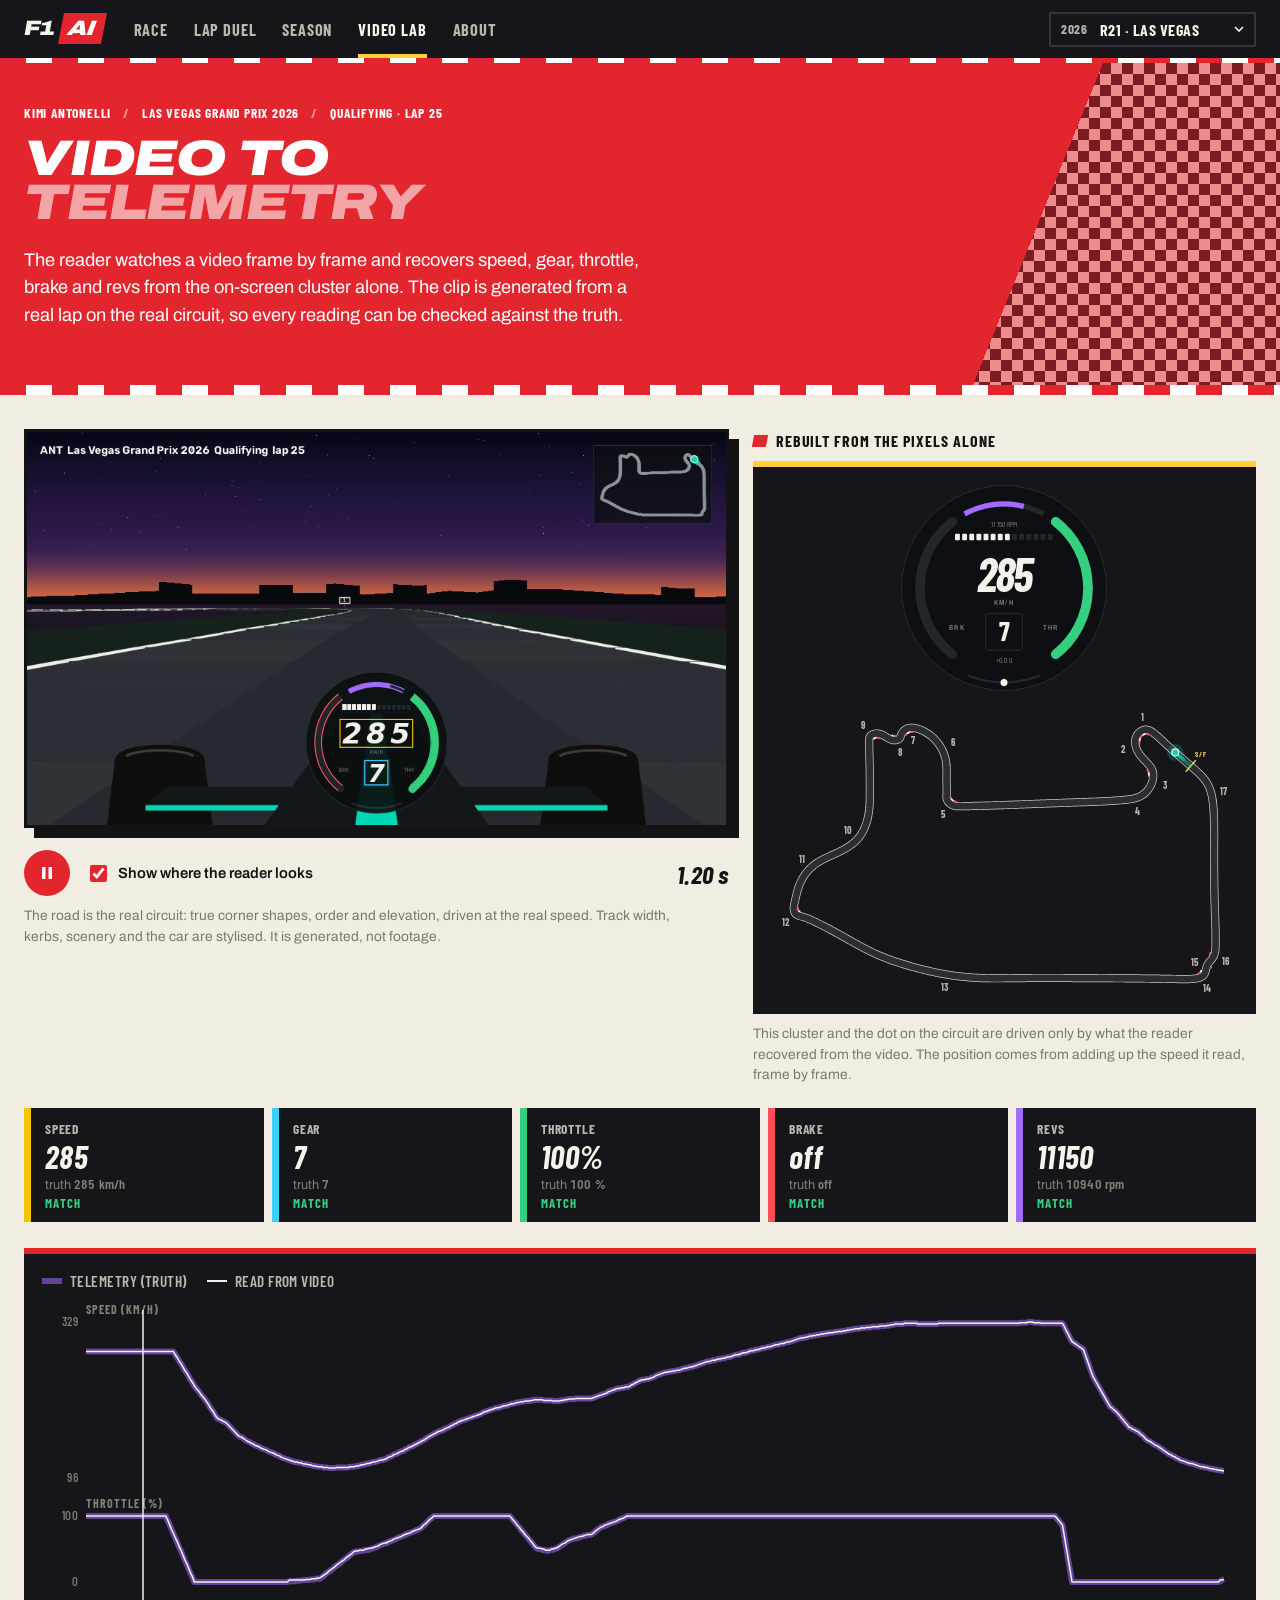
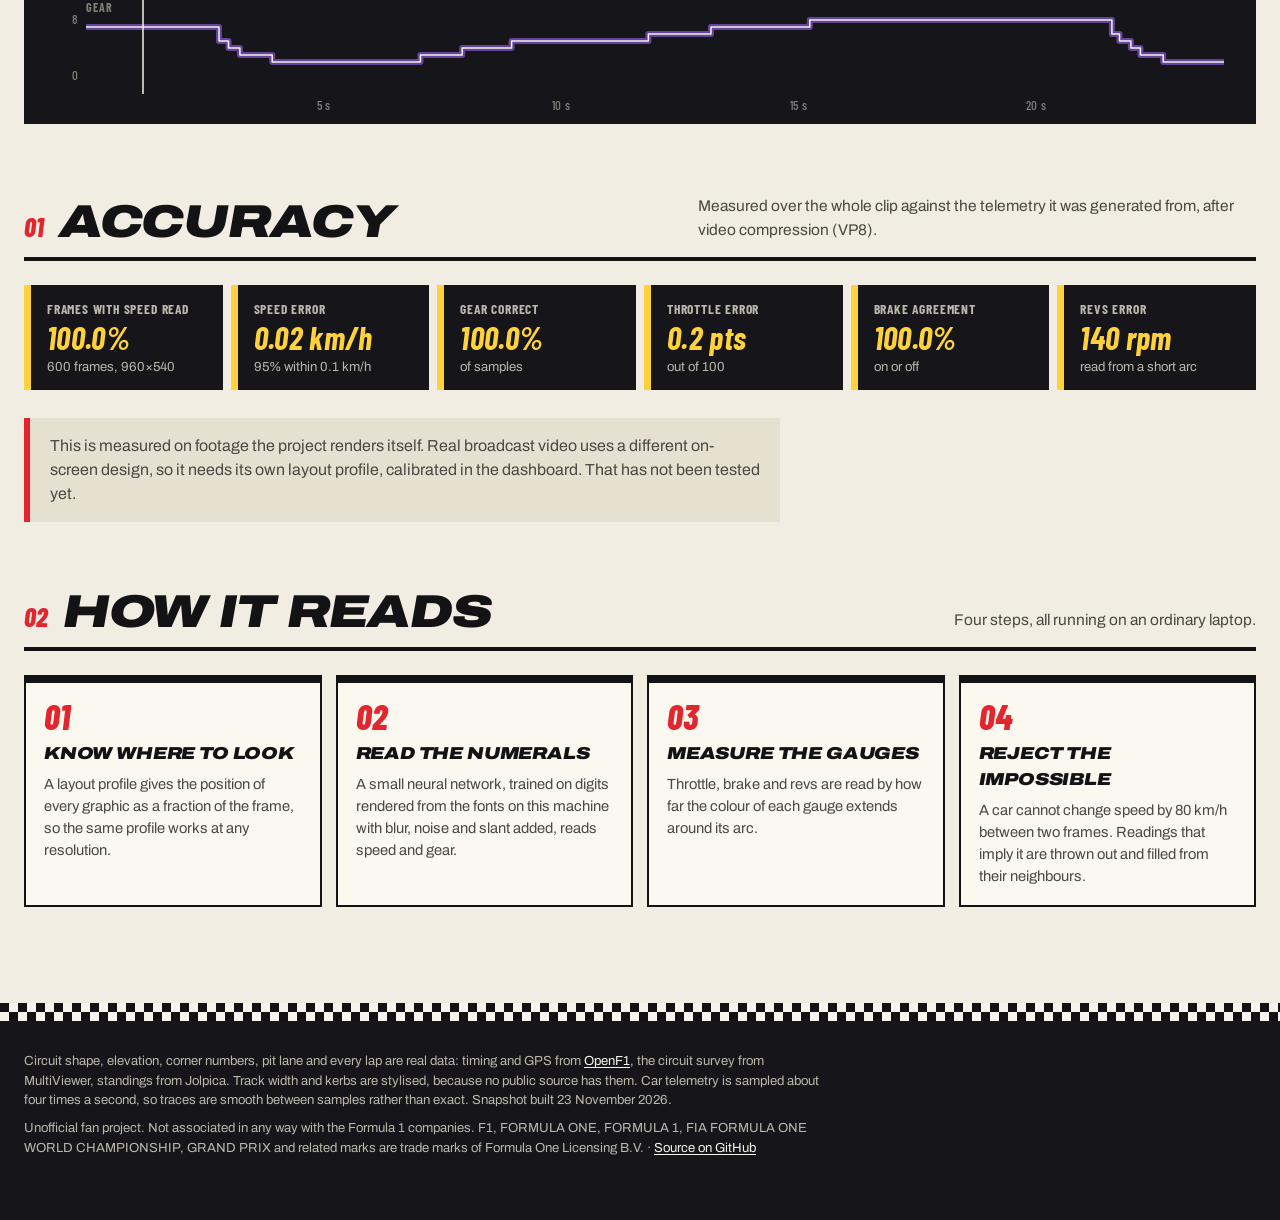
<file: docs/video.html>
<!doctype html>
<html lang="en">
<head>
<meta charset="utf-8">
<meta name="viewport" content="width=device-width, initial-scale=1">
<title>Video lab · F1 AI</title>
<meta name="description" content="Reading speed, gear, throttle, brake and revs straight off the pixels of an onboard video, and checking the result against the real telemetry.">
<link rel="icon" href="data:image/svg+xml,<svg xmlns=%22http://www.w3.org/2000/svg%22 viewBox=%220 0 32 32%22><rect width=%2232%22 height=%2232%22 rx=%226%22 fill=%22%230a0b0d%22/><path d=%22M7 20l4-8h14l-4 8z%22 fill=%22%23a26bff%22/></svg>">
<link rel="preconnect" href="https://fonts.googleapis.com">
<link rel="preconnect" href="https://fonts.gstatic.com" crossorigin>
<link href="https://fonts.googleapis.com/css2?family=Archivo:ital,wdth,wght@0,62..125,400..900;1,62..125,400..900&family=Barlow+Condensed:ital,wght@0,500;0,600;0,700;0,800;1,600;1,700;1,800&display=swap" rel="stylesheet">
<link rel="stylesheet" href="css/tokens.css">
<link rel="stylesheet" href="css/site.css">
</head>
<body>
<header class="nav" id="nav"></header>
<main>
  <section class="hero hero--plain">
    <div class="wrap">
      <p class="eyebrow t-label" id="eyebrow"></p>
      <h1 class="t-display">Video to<br><em>telemetry</em></h1>
      <p class="lede">The reader watches a video frame by frame and recovers speed, gear, throttle, brake and revs from the on-screen cluster alone. The clip is generated from a real lap on the real circuit, so every reading can be checked against the truth.</p>
    </div>
  </section>

  <section class="band band--tight">
    <div class="wrap">
      <div class="lab">
        <div class="lab__view">
          <div class="lab__frame">
            <video id="clip" muted loop playsinline preload="auto" aria-label="A lap of the real circuit seen from the car, with the instrument cluster"></video>
            <svg id="regions" aria-hidden="true"></svg>
          </div>
          <div class="lab__bar">
            <button class="play" id="play" type="button" aria-label="Pause"><svg viewBox="0 0 14 14" aria-hidden="true"><path id="playIcon" d="M2 1h3.5v12H2zM8.5 1H12v12H8.5z"/></svg></button>
            <label class="check"><input type="checkbox" id="showRegions" checked> Show where the reader looks</label>
            <b class="t-num" id="clock">0.00 s</b>
          </div>
          <p class="note">The road is the real circuit: true corner shapes, order and elevation, driven at the real speed. Track width, kerbs, scenery and the car are stylised. It is generated, not footage.</p>
        </div>
        <div class="lab__read">
          <h3 class="t-label">Rebuilt from the pixels alone</h3>
          <div class="lab__rebuilt">
            <div class="cluster" id="cluster"></div>
            <svg class="track" id="map" role="img" aria-label="The car placed on the circuit using only the speed read from the video"></svg>
          </div>
          <p class="note">This cluster and the dot on the circuit are driven only by what the reader recovered from the video. The position comes from adding up the speed it read, frame by frame.</p>
        </div>
      </div>
      <div class="cells" id="cells"></div>
      <div id="readTrace"></div>
    </div>
  </section>

  <section class="band">
    <div class="wrap">
      <header class="band__head"><h2 class="t-display">Accuracy</h2>
        <p>Measured over the whole clip against the telemetry it was generated from, after video compression (VP8).</p></header>
      <div class="tiles" id="tiles"></div>
      <p class="quiet">This is measured on footage the project renders itself. Real broadcast video uses a different on-screen design, so it needs its own layout profile, calibrated in the dashboard. That has not been tested yet.</p>
    </div>
  </section>

  <section class="band">
    <div class="wrap">
      <header class="band__head"><h2 class="t-display">How it reads</h2><p>Four steps, all running on an ordinary laptop.</p></header>
      <div class="steps">
        <article><b class="t-num">01</b><h3>Know where to look</h3><p>A layout profile gives the position of every graphic as a fraction of the frame, so the same profile works at any resolution.</p></article>
        <article><b class="t-num">02</b><h3>Read the numerals</h3><p>A small neural network, trained on digits rendered from the fonts on this machine with blur, noise and slant added, reads speed and gear.</p></article>
        <article><b class="t-num">03</b><h3>Measure the gauges</h3><p>Throttle, brake and revs are read by how far the colour of each gauge extends around its arc.</p></article>
        <article><b class="t-num">04</b><h3>Reject the impossible</h3><p>A car cannot change speed by 80 km/h between two frames. Readings that imply it are thrown out and filled from their neighbours.</p></article>
      </div>
    </div>
  </section>
</main>
<footer id="foot"></footer>
<script type="module" src="js/video.js"></script>
</body>
</html>
</file>
<file: docs/css/tokens.css>
/* Design tokens. See design/brief.md.
   The look is a race programme: paper pages, dark timing panels, and the
   colours of the sport itself - flags, tyres, kerbs and the teams. */
:root {
  /* paper (pages) */
  --paper: #f1ede2;
  --paper-2: #e6e0d0;
  --card: #fbf8f0;
  --ink: #131316;
  --ink-2: #4a4843;
  --ink-3: #7b786f;

  /* asphalt (timing panels) */
  --asphalt: #16161a;
  --asphalt-2: #212127;
  --asphalt-line: #34343c;
  --chalk: #f6f3ea;
  --chalk-2: #bbb7ac;
  --chalk-3: #827f77;

  /* the sport's own colours */
  --red: #e3262e;        /* racing red: brand, kerbs, soft tyre */
  --red-dark: #b0141b;
  --yellow: #ffd23c;     /* yellow flag, pit boards, medium tyre */
  --green: #18a34a;      /* green flag, throttle */
  --purple: #a26bff;     /* purple sector: fastest of all */
  --blue: #2f6fe0;
  --throttle: #35d07f;
  --brake: #ff4d5a;

  /* type */
  --font: "Archivo", "Segoe UI", system-ui, sans-serif;
  --cond: "Barlow Condensed", "Archivo Narrow", "Arial Narrow", sans-serif;
  --mono: var(--cond);   /* numerals */

  /* layout */
  --max: 1320px;
  --gutter: 24px;
  --slant: -11deg;

  /* motion */
  --ease: cubic-bezier(.2, .7, .2, 1);
  --fast: 180ms;

  --kerb: repeating-linear-gradient(90deg, var(--red) 0 26px, #fff 26px 52px);
  --flag: conic-gradient(var(--chalk) 25%, var(--ink) 0 50%, var(--chalk) 0 75%, var(--ink) 0) 0 0 / 18px 18px;
}

*, *::before, *::after { box-sizing: border-box; }
html { -webkit-text-size-adjust: 100%; }
body {
  margin: 0;
  background: var(--paper);
  color: var(--ink);
  font: 400 16px/1.5 var(--font);
  font-stretch: 100%;
  -webkit-font-smoothing: antialiased;
}
a { color: inherit; text-decoration: none; }
button { font: inherit; color: inherit; }

/* three voices */
.t-display { font-family: var(--font); font-weight: 900; font-style: italic; line-height: 0.88; font-stretch: 125%; letter-spacing: -0.025em; text-transform: uppercase; }
.t-label { font-family: var(--cond); font-weight: 700; font-size: 0.84rem; letter-spacing: 0.06em; text-transform: uppercase; opacity: .72; }
.t-num { font-family: var(--cond); font-weight: 600; font-variant-numeric: tabular-nums; font-size: 1.08em; letter-spacing: 0.01em; }

:focus-visible { outline: 3px solid var(--yellow); outline-offset: 2px; }
</file>
<file: docs/css/site.css>
/* ============ shell ============ */
.wrap { max-width: var(--max); margin: 0 auto; padding: 0 var(--gutter); }
main { counter-reset: band; }

.nav { position: sticky; top: 0; z-index: 20; background: var(--asphalt); color: var(--chalk); }
.nav::after { content: ""; display: block; height: 5px; background: var(--kerb); }
.nav__in { display: flex; align-items: center; gap: 30px; height: 58px; }
.mark { display: inline-flex; align-items: baseline; gap: 6px; font-weight: 900; font-stretch: 125%; font-style: italic; letter-spacing: -0.03em; font-size: 1.3rem; }
.mark i { font-style: inherit; background: var(--red); color: #fff; padding: 0 9px 0 7px; transform: skewX(var(--slant)); display: inline-block; }
.nav__links { display: flex; gap: 26px; margin-right: auto; overflow-x: auto; scrollbar-width: none; align-self: stretch; }
.nav__links a { display: flex; align-items: center; font: 700 1.02rem var(--cond); letter-spacing: .05em; text-transform: uppercase; color: var(--chalk-2); white-space: nowrap; border-bottom: 4px solid transparent; border-top: 4px solid transparent; }
.nav__links a:hover { color: var(--chalk); }
.nav__links a[aria-current] { color: var(--chalk); border-bottom-color: var(--yellow); }
.round { display: flex; align-items: center; gap: 8px; border: 2px solid var(--asphalt-line); padding: 0 0 0 10px; white-space: nowrap; }
.round select { appearance: none; background: transparent url("data:image/svg+xml,%3Csvg xmlns='http://www.w3.org/2000/svg' viewBox='0 0 10 6'%3E%3Cpath d='M1 1l4 4 4-4' fill='none' stroke='%23f6f3ea' stroke-width='1.6'/%3E%3C/svg%3E") no-repeat right 10px center / 10px;
  border: 0; color: var(--chalk); font: 700 1rem var(--cond); letter-spacing: .03em; text-transform: uppercase; padding: 6px 28px 6px 4px; max-width: 46vw; cursor: pointer; }
.round select option { background: var(--asphalt); color: var(--chalk); }

#foot { background: var(--asphalt); color: var(--chalk-2); margin-top: 96px; }
#foot::before { content: ""; display: block; height: 18px; background: var(--flag); }
.foot { font-size: .82rem; padding-top: 30px; padding-bottom: 54px; }
.foot p { margin: 0 0 8px; max-width: 100ch; }
.foot a { color: var(--chalk); text-decoration: underline; text-underline-offset: 2px; }

/* ============ shared pieces ============ */
.note { color: var(--ink-3); font-size: .86rem; margin: 10px 0 0; max-width: 84ch; }
.quiet { color: var(--ink-2); background: var(--paper-2); border-left: 6px solid var(--red); padding: 16px 20px; max-width: 84ch; margin: 0; }
.lede { font-size: 1.14rem; max-width: 62ch; margin: 0 0 24px; }
.btns { display: flex; flex-wrap: wrap; gap: 14px; }
.btn { display: inline-block; padding: 9px 22px; border: 2px solid currentColor; font: 700 1.05rem var(--cond); letter-spacing: .05em; text-transform: uppercase; transform: skewX(var(--slant)); transition: transform var(--fast) var(--ease), box-shadow var(--fast) var(--ease); }
.btn:hover { transform: skewX(var(--slant)) translate(-2px, -2px); box-shadow: 4px 4px 0 var(--ink); }
.btn--primary { background: var(--ink); border-color: var(--ink); color: var(--chalk); }

/* slanted tabs: layer and speed switches */
.seg { display: inline-flex; gap: 4px; }
.seg button { border: 0; background: var(--asphalt-2); color: var(--chalk-2); cursor: pointer; padding: 5px 15px; transform: skewX(var(--slant)); font: 700 .9rem var(--cond); letter-spacing: .06em; text-transform: uppercase; transition: background var(--fast) var(--ease), color var(--fast) var(--ease); }
.seg button:hover { color: var(--chalk); }
.seg button[aria-pressed="true"] { background: var(--yellow); color: var(--ink); }

.play { width: 46px; height: 46px; border-radius: 50%; border: 0; background: var(--red); cursor: pointer; display: grid; place-items: center; flex: none; transition: transform var(--fast) var(--ease), background var(--fast) var(--ease); }
.play:hover { background: var(--red-dark); transform: scale(1.06); }
.play svg { width: 14px; height: 14px; fill: #fff; }

/* pit boards: headline numbers */
.tiles { display: grid; grid-template-columns: repeat(auto-fit, minmax(190px, 1fr)); gap: 8px; margin-bottom: 28px; }
.tile { background: var(--asphalt); color: var(--chalk); padding: 14px 18px 14px 16px; border-left: 7px solid var(--yellow); display: grid; gap: 2px; min-width: 0; }
.tile .t-label { color: var(--chalk-2); opacity: 1; }
.tile b { font: italic 700 2rem/1.05 var(--cond); color: var(--yellow); overflow-wrap: anywhere; }
.tile small { color: var(--chalk-2); font-size: .82rem; }

/* dark timing panels that hold the graphics */
#positions, #gaps, #stints, #pace, #traces, #progress, #readTrace, #options, .scroll, .replay__map, .tower, .lab__rebuilt, .corner {
  background: var(--asphalt); color: var(--chalk); }
#positions, #gaps, #stints, #pace, #traces, #progress, #readTrace, #options { padding: 18px 18px 10px; border-top: 6px solid var(--red); }
svg.chart { display: block; overflow: visible; touch-action: pan-y; }
.ax { font: 500 13px var(--cond); fill: var(--chalk-3); letter-spacing: .02em; }
.ax--cap { font-weight: 700; letter-spacing: .08em; font-size: 12px; }
.ax--code { font: italic 800 11.5px var(--font); font-stretch: 112%; fill: var(--chalk-2); letter-spacing: 0; }
.ax--num { fill: var(--chalk-2); }
.ax--on { font: 800 11px var(--cond); fill: #131316; pointer-events: none; }
.tip { position: fixed; left: 0; top: 0; z-index: 50; pointer-events: none; background: var(--asphalt); color: var(--chalk); border: 2px solid var(--chalk); padding: 10px 12px; font-size: .84rem; box-shadow: 5px 5px 0 rgba(0, 0, 0, .35); max-width: 270px; }
.tip b { display: block; font-weight: 800; }
.tip span { display: block; color: var(--chalk-3); font-size: .78rem; margin-bottom: 6px; }
.tip dl { display: grid; grid-template-columns: auto auto; gap: 2px 14px; margin: 0; }
.tip dt { color: var(--chalk-2); }
.tip dd { margin: 0; text-align: right; font: 600 .95rem var(--cond); }

.chips { display: flex; flex-wrap: wrap; gap: 6px 8px; margin-bottom: 14px; }
.chip { display: inline-flex; align-items: center; gap: 7px; background: var(--card); border: 2px solid var(--ink); padding: 3px 10px 3px 8px; cursor: pointer; transform: skewX(var(--slant)); font: italic 800 .76rem var(--font); font-stretch: 112%; color: var(--ink); transition: background var(--fast) var(--ease), color var(--fast) var(--ease); }
.chip i { width: 16px; height: 0; border-top: 4px solid var(--team); }
.chip i.is-second { border-top-style: dashed; }
.chip.is-on, .chip[aria-pressed="true"] { background: var(--ink); color: var(--chalk); }
.keys { display: flex; flex-wrap: wrap; gap: 6px 20px; margin-bottom: 12px; font: 600 .95rem var(--cond); letter-spacing: .03em; text-transform: uppercase; color: var(--ink-2); }
.key { display: inline-flex; align-items: center; gap: 8px; }
.key i { width: 20px; height: 11px; border: 1.5px solid var(--ink); }
#traces .keys, #readTrace .keys { color: var(--chalk-2); }
#traces .key i, #readTrace .key i { border: 0; }

.hbar { display: grid; grid-template-columns: 7em minmax(0, 1fr) 6.5em; gap: 12px; align-items: center; padding: 9px 0; border-bottom: 1.5px solid rgba(19, 19, 22, .16); font-weight: 600; }
.hbar__t { height: 16px; background: var(--asphalt); transform: skewX(var(--slant)); overflow: hidden; }
.hbar__t i { display: block; height: 100%; }
.hbar__v { text-align: right; color: var(--ink-2); }

/* ============ race hero: wears the winner's colours ============ */
.hero { position: relative; overflow: hidden; background: var(--team, var(--red)); color: var(--on-team, #fff); padding: 30px 0 34px; }
.hero::before { /* livery stripes */
  content: ""; position: absolute; inset: 0; pointer-events: none;
  background: linear-gradient(112deg, transparent 0 34%, rgba(0, 0, 0, .13) 34% 38.5%, transparent 38.5% 40%, rgba(0, 0, 0, .13) 40% 41.2%, transparent 41.2%); }
.hero::after { content: ""; position: absolute; left: 0; right: 0; bottom: 0; height: 10px; background: var(--kerb); }
.hero__no { position: absolute; left: -0.05em; bottom: -0.2em; font: italic 900 clamp(13rem, 30vw, 27rem)/.8 var(--font); font-stretch: 125%; letter-spacing: -.06em; color: transparent; -webkit-text-stroke: 2px var(--on-team, #fff); opacity: .2; pointer-events: none; user-select: none; }
.hero .wrap { position: relative; }
.hero__grid { display: grid; grid-template-columns: minmax(0, 5fr) minmax(0, 7fr); gap: var(--gutter); align-items: start; }

.eyebrow { display: flex; flex-wrap: wrap; gap: 4px 12px; margin: 0 0 14px; opacity: 1; }
.eyebrow span + span::before { content: "/"; margin-right: 12px; opacity: .5; }
h1 { margin: 0 0 22px; font-size: clamp(2.2rem, 3.9vw, 3.6rem); overflow-wrap: break-word; }
h1 em { font-style: inherit; opacity: .58; }

.winner { display: grid; grid-template-columns: auto minmax(0, 1fr); gap: 0 18px; margin-bottom: 18px; align-items: center; }
.winner__tag { grid-column: 1 / -1; margin-bottom: 4px; }
.winner__bar { display: none; }
.winner__code { grid-row: 2 / span 2; font-size: clamp(3.8rem, 6.6vw, 6rem); line-height: .82; }
.winner__name { grid-column: 2; font-size: 1.4rem; font-weight: 800; line-height: 1.12; align-self: end; }
.winner__meta { grid-column: 2; font-size: .95rem; align-self: start; margin-top: 4px; opacity: .85; }

.podium { list-style: none; margin: 0 0 20px; padding: 0; border-top: 2px solid currentColor; }
.podium li { display: grid; grid-template-columns: 30px 12px 3.6em 1fr auto; gap: 12px; align-items: center; padding: 9px 0; border-bottom: 2px solid currentColor; }
.podium .p { font: italic 700 1.2rem var(--cond); }
.podium .bar { height: 22px; background: var(--team); outline: 2px solid var(--on-team, #fff); outline-offset: -1px; }
.podium .code { font: italic 900 1.05rem var(--font); font-stretch: 118%; }
.podium .who { font-size: .92rem; white-space: nowrap; overflow: hidden; text-overflow: ellipsis; }
.podium .gap { font-weight: 700; font-size: 1.15rem; }

.facts { display: grid; grid-template-columns: repeat(2, minmax(0, 1fr)); gap: 6px; margin: 0; }
.fact { background: var(--asphalt); color: var(--chalk); padding: 9px 14px; min-width: 0; border-left: 6px solid var(--yellow); }
.fact dt { margin-bottom: 2px; color: var(--chalk-2); opacity: 1; }
.fact dd { margin: 0; }
.fact .v { font: italic 700 1.75rem/1.05 var(--cond); color: var(--yellow); }
.fact .n { color: var(--chalk-2); font-size: .8rem; margin-top: 2px; }

/* the circuit sits on a dark panel with a hard printed shadow */
.stage { position: relative; min-width: 0; background: var(--asphalt); color: var(--chalk); padding: 14px 16px 8px; box-shadow: 10px 10px 0 rgba(0, 0, 0, .28); }
.stage svg.track { display: block; width: 100%; height: auto; overflow: visible; }
.stage svg.track[hidden], .track3d[hidden] { display: none; }
.track3d canvas { display: block; }
.stage .note { margin: 0 0 6px; color: var(--chalk-3); }
.layers { display: flex; flex-wrap: wrap; align-items: center; gap: 10px 18px; margin-bottom: 4px; }
.legend { display: flex; align-items: center; gap: 8px; font: 600 .92rem var(--cond); color: var(--chalk-2); min-height: 16px; }
.legend .ramp { width: 120px; height: 8px; }
.legend .sw { display: inline-flex; align-items: center; gap: 6px; margin-right: 8px; text-transform: uppercase; letter-spacing: .04em; }
.legend .sw i { width: 16px; height: 8px; }

.trk-glow { display: none; }
.trk-edge { fill: none; stroke: rgba(246, 243, 234, .82); stroke-linejoin: round; }
.trk-asphalt { fill: none; stroke: #2c2c33; stroke-linejoin: round; }
.trk-corner { font: 700 21px var(--cond); fill: var(--chalk-2); text-anchor: middle; dominant-baseline: central; }
.trk-mark { stroke: var(--yellow); stroke-width: 3; }
.trk-tag { font: 700 15px var(--cond); letter-spacing: .08em; fill: var(--yellow); text-anchor: middle; dominant-baseline: central; }
.car-tag { font: italic 800 13px var(--font); font-stretch: 112%; fill: var(--chalk); text-anchor: middle; paint-order: stroke; stroke: #131316; stroke-width: 3px; }
.draw { stroke-dasharray: 1; stroke-dashoffset: 1; animation: draw 1.6s var(--ease) .1s forwards; }
.fade { opacity: 0; animation: fade .7s var(--ease) 1.4s forwards; }
@keyframes draw { to { stroke-dashoffset: 0; } }
@keyframes fade { to { opacity: 1; } }
.static .draw { animation: none; stroke-dashoffset: 0; }
.static .fade { animation: none; opacity: 1; }

/* instrument deck */
.deck { position: relative; display: grid; grid-template-columns: auto auto minmax(0, 1fr); gap: 30px; align-items: center; margin-top: 26px; background: var(--asphalt); color: var(--chalk); padding: 14px 22px 14px 16px; box-shadow: 10px 10px 0 rgba(0, 0, 0, .28); }
.cluster { width: 168px; }
.cluster svg { display: block; width: 100%; height: auto; }
.stage__lap .who { display: flex; gap: 10px; align-items: center; margin-bottom: 2px; }
.stage__lap .who i { width: 12px; height: 16px; background: var(--team); transform: skewX(var(--slant)); }
.stage__lap .t-label { color: var(--chalk-2); opacity: 1; }
.timer { font: italic 700 clamp(2.4rem, 4vw, 3.4rem)/1 var(--cond); letter-spacing: 0; }
.sectors { display: flex; gap: 5px; margin-top: 10px; }
.sector { min-width: 78px; padding: 4px 9px; background: var(--asphalt-2); transform: skewX(var(--slant)); }
.sector .k { display: block; font-size: .72rem; color: var(--chalk-3); opacity: 1; }
.sector .t { font-size: 1.05rem; color: var(--chalk-3); }
.sector.is-live { background: var(--yellow); }
.sector.is-live .k, .sector.is-live .t { color: var(--ink); }
.sector.is-done { background: var(--purple); }
.sector.is-done .k, .sector.is-done .t { color: var(--ink); }
.trace { display: grid; grid-template-columns: auto minmax(0, 1fr); gap: 18px; align-items: center; min-width: 0; }
#trace { display: block; width: 100%; height: 110px; cursor: ew-resize; touch-action: none; overflow: visible; }

/* ============ bands (page sections) ============ */
.band { padding: 70px 0 0; }
.band--tight { padding-top: 34px; }
.band__head { display: grid; grid-template-columns: max-content minmax(0, 1fr); gap: 14px 44px; align-items: end; margin-bottom: 24px; padding-bottom: 14px; border-bottom: 4px solid var(--ink); }
.band__head h2 { margin: 0; font-size: clamp(1.9rem, 3.6vw, 3.1rem); display: flex; align-items: baseline; gap: .32em; }
.band__head h2::before { counter-increment: band; content: counter(band, decimal-leading-zero); font: italic 800 .58em var(--cond); letter-spacing: 0; color: var(--red); }
.band__head p { margin: 0 0 2px; color: var(--ink-2); max-width: 62ch; font-size: .97rem; justify-self: end; }
.band h3.t-label { margin: 26px 0 8px; opacity: 1; font-size: 1rem; display: flex; align-items: center; gap: 9px; }
.band h3.t-label::before { content: ""; width: 14px; height: 12px; background: var(--red); transform: skewX(var(--slant)); }
.split { display: grid; grid-template-columns: minmax(0, 5fr) minmax(0, 7fr); gap: var(--gutter); }
.split h3 { margin-top: 0 !important; }

/* classification */
.rows { border-top: 1.5px solid rgba(19, 19, 22, .2); }
.row { display: grid; grid-template-columns: 46px 12px 4em minmax(0, 1.1fr) minmax(0, 2fr) 6em; gap: 14px; align-items: center; padding: 7px 0; border-bottom: 1.5px solid rgba(19, 19, 22, .2); }
.row .p { font: italic 800 2rem/1 var(--cond); text-align: right; }
.row .bar { height: 34px; background: var(--team); transform: skewX(var(--slant)); }
.row .code { font: italic 900 1.15rem var(--font); font-stretch: 118%; }
.row .who { min-width: 0; }
.row .who b { display: block; font-weight: 700; white-space: nowrap; overflow: hidden; text-overflow: ellipsis; }
.row .who small { color: var(--ink-3); font-size: .8rem; }
.row .gapbar { height: 14px; background: var(--asphalt); transform: skewX(var(--slant)); overflow: hidden; }
.row .gapbar i { display: block; height: 100%; background: var(--team); }
.row .gapbar.is-lapped { background: repeating-linear-gradient(115deg, var(--asphalt) 0 6px, var(--paper-2) 6px 11px); }
.row .gap { text-align: right; font-weight: 700; font-size: 1.2rem; }
.row:first-child .gap { color: var(--red); text-transform: uppercase; font-style: italic; }
.row:first-child .p { color: var(--red); }

.band--cta { padding-bottom: 6px; }
.cta { display: grid; gap: 6px; background: var(--red); color: #fff; padding: 26px 30px; box-shadow: 10px 10px 0 var(--ink); transition: transform var(--fast) var(--ease), box-shadow var(--fast) var(--ease); }
.cta:hover { transform: translate(-3px, -3px); box-shadow: 13px 13px 0 var(--ink); }
.cta b { font-size: clamp(1.9rem, 3.6vw, 3rem); }
.cta .t-label { opacity: .85; }

/* ============ lap duel ============ */
.hero--duel { background: var(--asphalt); color: var(--chalk); padding-top: 26px; }
.hero--duel::before { display: none; }
.versus { display: grid; grid-template-columns: minmax(0, 1fr) auto minmax(0, 1fr); gap: 0; align-items: stretch; margin-bottom: 18px; }
.vs { display: flex; align-items: center; gap: 16px; background: var(--team); color: var(--on); padding: 14px 44px 12px 20px; min-width: 0; clip-path: polygon(0 0, 100% 0, calc(100% - 30px) 100%, 0 100%); }
.vs--b { justify-content: flex-end; text-align: right; padding: 14px 20px 12px 44px; clip-path: polygon(30px 0, 100% 0, 100% 100%, 0 100%); }
.vs__code { font-size: clamp(2.8rem, 6.4vw, 5.4rem); line-height: .84; }
.vs__name { font-weight: 800; font-size: 1.08rem; line-height: 1.2; min-width: 0; }
.vs__name small { display: block; font-weight: 500; font-size: .86rem; opacity: .85; }
.vs > b { font: italic 700 clamp(1.4rem, 2.6vw, 2.1rem) var(--cond); margin-left: auto; }
.vs--b > b { margin: 0 auto 0 0; }
.vs__gap { text-align: center; display: grid; gap: 0; align-content: center; padding: 0 12px; }
.vs__gap .t-label { color: var(--chalk-2); opacity: 1; }
.vs__gap b { font: italic 800 clamp(2rem, 3.8vw, 3.2rem)/1 var(--cond); color: var(--yellow); }
.vs__gap small { color: var(--chalk-2); font-size: .82rem; }
.duel { display: grid; grid-template-columns: 200px minmax(0, 1fr) 200px; gap: var(--gutter); align-items: center; }
.duel .stage { box-shadow: none; padding: 0; }
.duel__side { display: grid; gap: 14px; justify-items: center; }
.duel__side .cluster { width: 100%; max-width: 200px; }
.mini { margin: 0; width: 100%; border-top: 6px solid var(--team); }
.mini div { display: flex; justify-content: space-between; gap: 10px; padding: 7px 0; border-bottom: 1px solid var(--asphalt-line); font-size: .86rem; }
.mini dt { color: var(--chalk-2); }
.mini dd { margin: 0; font-weight: 600; }
.deck--duel { grid-template-columns: auto auto auto; justify-content: center; gap: 44px; box-shadow: none; background: var(--asphalt-2); margin-top: 20px; }
.live { display: grid; gap: 0; }
.live .t-label { color: var(--chalk-2); opacity: 1; }
.live b { font: italic 700 2rem/1.1 var(--cond); }
.live small { color: var(--chalk-2); font-size: .8rem; }

.corners { display: grid; grid-template-columns: repeat(auto-fill, minmax(232px, 1fr)); gap: 12px; }
.corner { padding: 12px 16px 10px; min-width: 0; border-top: 6px solid var(--red); }
.corner header { display: flex; justify-content: space-between; align-items: baseline; gap: 8px; }
.corner header b { font-size: 1.6rem; }
.corner header span { font-weight: 700; }
.corner svg { display: block; width: 100%; height: auto; margin: 6px 0; }
.corner dl { margin: 0; }
.corner dl div { display: flex; justify-content: space-between; padding: 5px 0; border-top: 1px solid var(--asphalt-line); font-size: .84rem; }
.corner dt { color: var(--chalk-2); display: flex; align-items: center; gap: 7px; }
.corner dt i { width: 12px; height: 4px; background: var(--team); }
.corner dd { margin: 0; }

/* ============ race replay ============ */
.replay__grid { display: grid; grid-template-columns: minmax(0, 1fr) 300px; gap: var(--gutter); align-items: start; }
.replay__map { position: relative; padding: 8px; min-width: 0; border-top: 6px solid var(--red); }
.replay__map svg { display: block; width: 100%; height: auto; }
.replay__badge { position: absolute; top: 16px; left: 18px; display: grid; gap: 0; }
.replay__badge b { font: italic 800 2rem/1 var(--cond); }
.replay__badge span { color: var(--throttle); font: 700 .95rem var(--cond); letter-spacing: .08em; text-transform: uppercase; }
.replay__badge span.is-neutral { color: var(--yellow); }
.tower { border-top: 6px solid var(--yellow); }
.tower__head { display: flex; justify-content: space-between; padding: 9px 12px; border-bottom: 1px solid var(--asphalt-line); color: var(--chalk-2); opacity: 1; }
.tower ol { list-style: none; margin: 0; padding: 0; }
.tower li { display: grid; grid-template-columns: 1.6em 8px 3.2em minmax(0, 1fr) 19px; gap: 8px; align-items: center; padding: 3px 12px; font-size: .86rem; border-bottom: 1px solid rgba(52, 52, 60, .6); cursor: pointer; }
.tower li:hover { background: var(--asphalt-2); }
.tower li i { height: 16px; background: var(--team); transform: skewX(var(--slant)); }
.tower li b { font: italic 900 .82rem var(--font); font-stretch: 115%; }
.tower li .gap { text-align: right; color: var(--chalk-2); }
.tower li em { width: 19px; height: 19px; border-radius: 50%; display: grid; place-items: center; font: 800 .7rem var(--cond); color: #131316; font-style: normal; }
.tower li.is-out { opacity: .4; }
.replay__bar { display: grid; grid-template-columns: auto auto minmax(0, 1fr) auto; gap: 18px; align-items: center; margin-top: 16px; background: var(--asphalt); color: var(--chalk); padding: 10px 16px; }
.replay__clock { font: italic 700 1.5rem var(--cond); }
.replay__line svg { cursor: ew-resize; touch-action: none; }

/* ============ plain heroes (season, video, about) ============ */
.hero--plain { background: var(--red); color: #fff; padding: 40px 0 44px; }
.hero--plain::before { background: linear-gradient(112deg, transparent 0 62%, rgba(0, 0, 0, .14) 62% 66.5%, transparent 66.5% 68%, rgba(0, 0, 0, .14) 68% 69.2%, transparent 69.2%), var(--flag); background-size: auto, 22px 22px;
  -webkit-mask-image: linear-gradient(112deg, transparent 0 78%, #000 78%); mask-image: linear-gradient(112deg, transparent 0 78%, #000 78%); opacity: .5; }
.hero--plain h1 { margin-bottom: 22px; }
.hero--plain .tiles { margin-bottom: 0; }
.hero--plain .lede { margin-bottom: 22px; }

/* ============ season ============ */
.calendar { display: grid; grid-template-columns: repeat(auto-fill, minmax(200px, 1fr)); gap: 16px 14px; }
.round-card { display: grid; gap: 3px; background: var(--card); border: 2px solid var(--ink); box-shadow: 5px 5px 0 var(--ink); padding: 12px 14px 0; min-width: 0; overflow: hidden; transition: transform var(--fast) var(--ease), box-shadow var(--fast) var(--ease); }
.round-card header { display: flex; justify-content: space-between; align-items: baseline; }
.round-card header .t-num { font: italic 800 1.5rem var(--cond); color: var(--red); }
.round-card svg { display: block; width: 100%; height: auto; margin: 4px 0 0; }
.round-card svg path { fill: none; stroke: var(--ink); stroke-width: 3; stroke-linejoin: round; transition: stroke var(--fast) var(--ease); }
.round-card h3 { margin: 0; font-size: 1.02rem; font-weight: 900; font-style: italic; font-stretch: 118%; text-transform: uppercase; letter-spacing: -.02em; }
.round-card p { margin: 0 0 10px; color: var(--ink-3); font-size: .8rem; }
.round-card footer { display: flex; align-items: center; gap: 8px; margin: 0 -14px; padding: 7px 14px; background: var(--asphalt); color: var(--chalk); font-size: .84rem; min-width: 0; border-left: 10px solid var(--team); }
.round-card footer i { display: none; }
.round-card footer b { font: italic 900 .86rem var(--font); font-stretch: 115%; }
.round-card footer span { white-space: nowrap; overflow: hidden; text-overflow: ellipsis; color: var(--chalk-2); }
.round-card footer.is-open { border-left-color: var(--asphalt-line); }
.round-card.is-built:hover { transform: translate(-3px, -3px); box-shadow: 8px 8px 0 var(--red); }
.round-card.is-built:hover svg path { stroke: var(--red); }
.round-card.is-future { box-shadow: none; border-style: dashed; background: transparent; }
.round-card.is-future svg path { stroke: var(--ink-3); stroke-dasharray: 3 5; }

.scroll { overflow-x: auto; border-top: 6px solid var(--red); }
.heat { border-collapse: separate; border-spacing: 2px; font: 700 .95rem var(--cond); width: 100%; min-width: 760px; padding: 10px; }
.heat th { font-weight: 700; color: var(--chalk-3); padding: 4px 6px; text-align: center; }
.heat tbody th { text-align: left; white-space: nowrap; font: italic 900 .8rem var(--font); font-stretch: 115%; color: var(--chalk-2); position: sticky; left: 0; background: var(--asphalt); }
.heat tbody th i { display: inline-block; width: 6px; height: 13px; background: var(--team); margin-right: 8px; vertical-align: -2px; transform: skewX(var(--slant)); }
.heat td { text-align: center; height: 26px; min-width: 28px; background: var(--asphalt-2); }
.heat td.sum { background: none; color: var(--yellow); text-align: right; padding-left: 10px; font-size: 1.1rem; }
.heat tr.is-dim { opacity: .3; }

/* ============ video lab ============ */
.lab { display: grid; grid-template-columns: minmax(0, 7fr) minmax(0, 5fr); gap: var(--gutter); align-items: start; margin-bottom: 22px; }
.lab__frame { position: relative; border: 3px solid var(--ink); box-shadow: 10px 10px 0 var(--ink); background: #000; }
.lab__frame video { display: block; width: 100%; height: auto; }
.lab__frame svg { position: absolute; inset: 0; width: 100%; height: 100%; }
.lab__bar { display: flex; align-items: center; gap: 16px; margin-top: 22px; }
.lab__bar b { margin-left: auto; font: italic 700 1.6rem var(--cond); }
.check { display: inline-flex; align-items: center; gap: 8px; font-weight: 600; font-size: .92rem; cursor: pointer; }
.check input { accent-color: var(--red); width: 17px; height: 17px; }
.lab__read h3 { margin-top: 0 !important; }
.lab__rebuilt { display: grid; gap: 6px; justify-items: center; padding: 16px 12px 6px; border-top: 6px solid var(--yellow); }
.lab__rebuilt .cluster { width: min(210px, 60%); }
.lab__rebuilt svg.track { display: block; width: 100%; height: auto; }
.cells { display: grid; grid-template-columns: repeat(5, minmax(0, 1fr)); gap: 8px; margin: 4px 0 26px; }
.cell { background: var(--asphalt); color: var(--chalk); padding: 11px 14px; display: grid; gap: 0; min-width: 0; border-left: 7px solid var(--team); }
.cell .t-label { color: var(--chalk-2); opacity: 1; }
.cell .t-label i { display: none; }
.cell b { font: italic 700 2rem/1.1 var(--cond); }
.cell small { color: var(--chalk-3); font-size: .8rem; }
.cell em { font: 700 .8rem var(--cond); letter-spacing: .1em; text-transform: uppercase; font-style: normal; }
.cell .is-ok { color: var(--throttle); }
.cell .is-off { color: var(--brake); }

/* ============ about ============ */
.steps { display: grid; grid-template-columns: repeat(auto-fit, minmax(230px, 1fr)); gap: 14px; }
.steps article { background: var(--card); border: 2px solid var(--ink); border-top-width: 8px; padding: 16px 18px 18px; min-width: 0; }
.steps b { font: italic 800 2.2rem/1 var(--cond); color: var(--red); }
.steps h3 { margin: 4px 0 6px; font-size: 1.08rem; font-weight: 900; font-style: italic; font-stretch: 118%; text-transform: uppercase; letter-spacing: -.01em; }
.steps p { margin: 0; color: var(--ink-2); font-size: .92rem; }
.tools { display: grid; grid-template-columns: repeat(auto-fill, minmax(290px, 1fr)); gap: 12px; }
.tools article { background: var(--card); border-left: 8px solid var(--red); padding: 12px 16px; min-width: 0; }
.tools h3 { margin: 0 0 4px; font: 700 1.15rem var(--cond); letter-spacing: .02em; overflow-wrap: anywhere; }
.tools p { margin: 0; color: var(--ink-2); font-size: .88rem; }
.codeblock { background: var(--asphalt); color: var(--chalk); border-left: 8px solid var(--yellow); padding: 16px 18px; overflow-x: auto; font: .84rem/1.7 ui-monospace, Consolas, monospace; margin: 0; }

/* ============ small screens ============ */
@media (max-width: 900px) {
  :root { --gutter: 16px; }
  .nav__in { gap: 16px; }
  .nav__links { gap: 18px; }
  .round .t-label { display: none; }
  .round { padding-left: 4px; }
  .hero { padding-top: 22px; }
  /* phones: the circuit comes straight after the winner, ahead of the detail */
  .hero__grid { display: flex; flex-direction: column; gap: 0; }
  .copy { display: contents; }
  .winner { order: 1; }
  .stage { order: 2; margin: 12px 0 22px; box-shadow: 6px 6px 0 rgba(0, 0, 0, .28); }
  .podium { order: 3; }
  .facts { order: 4; }
  h1 { margin-bottom: 20px; }
  .deck { grid-template-columns: 124px minmax(0, 1fr); gap: 14px; padding: 12px; box-shadow: 6px 6px 0 rgba(0, 0, 0, .28); }
  .cluster { width: 124px; }
  .trace { grid-column: 1 / -1; }
  .sector { min-width: 0; flex: 1; padding: 3px 7px; }
  .band { padding-top: 48px; }
  .band__head, .split { grid-template-columns: minmax(0, 1fr); gap: 10px; }
  .band__head p { justify-self: start; }
  .band__head h2 { flex-wrap: wrap; }
  .row { grid-template-columns: 34px 10px 3.4em minmax(0, 1fr) 5.2em; gap: 10px; }
  .row .gapbar { display: none; }
  .versus { grid-template-columns: minmax(0, 1fr) minmax(0, 1fr); }
  .vs__gap { grid-column: 1 / -1; grid-row: 2; padding: 12px 0 0; }
  .vs { flex-wrap: wrap; gap: 2px 10px; padding: 10px 26px 10px 12px; clip-path: polygon(0 0, 100% 0, calc(100% - 16px) 100%, 0 100%); }
  .vs--b { padding: 10px 12px 10px 26px; clip-path: polygon(16px 0, 100% 0, 100% 100%, 0 100%); }
  .vs__name { display: none; }
  .duel { grid-template-columns: minmax(0, 1fr) minmax(0, 1fr); gap: 12px; }
  .duel .stage { grid-column: 1 / -1; grid-row: 1; margin: 0; order: 0; }
  .deck--duel { gap: 16px; grid-template-columns: auto minmax(0, 1fr) minmax(0, 1fr); }
  .live b { font-size: 1.4rem; }
  .corners { grid-template-columns: repeat(2, minmax(0, 1fr)); gap: 8px; }
  .corner { padding: 10px 10px 8px; }
  .corner header b { font-size: 1.2rem; }
  .corner header span, .corner dl div { font-size: .74rem; }
  .replay__grid { grid-template-columns: minmax(0, 1fr); }
  .tower ol { display: grid; grid-template-columns: 1fr 1fr; }
  .replay__bar { grid-template-columns: auto auto auto; }
  .replay__line { grid-column: 1 / -1; grid-row: 2; }
  .lab { grid-template-columns: minmax(0, 1fr); }
  .lab__frame { box-shadow: 6px 6px 0 var(--ink); }
  .cells { grid-template-columns: repeat(2, minmax(0, 1fr)); }
  .cell:last-child { grid-column: 1 / -1; }
  .hero__no { font-size: 11rem; bottom: auto; top: 42%; }
}

@media (prefers-reduced-motion: reduce) {
  .draw { animation: none; stroke-dashoffset: 0; }
  .fade { animation: none; opacity: 1; }
  * { transition: none !important; }
}
</file>
